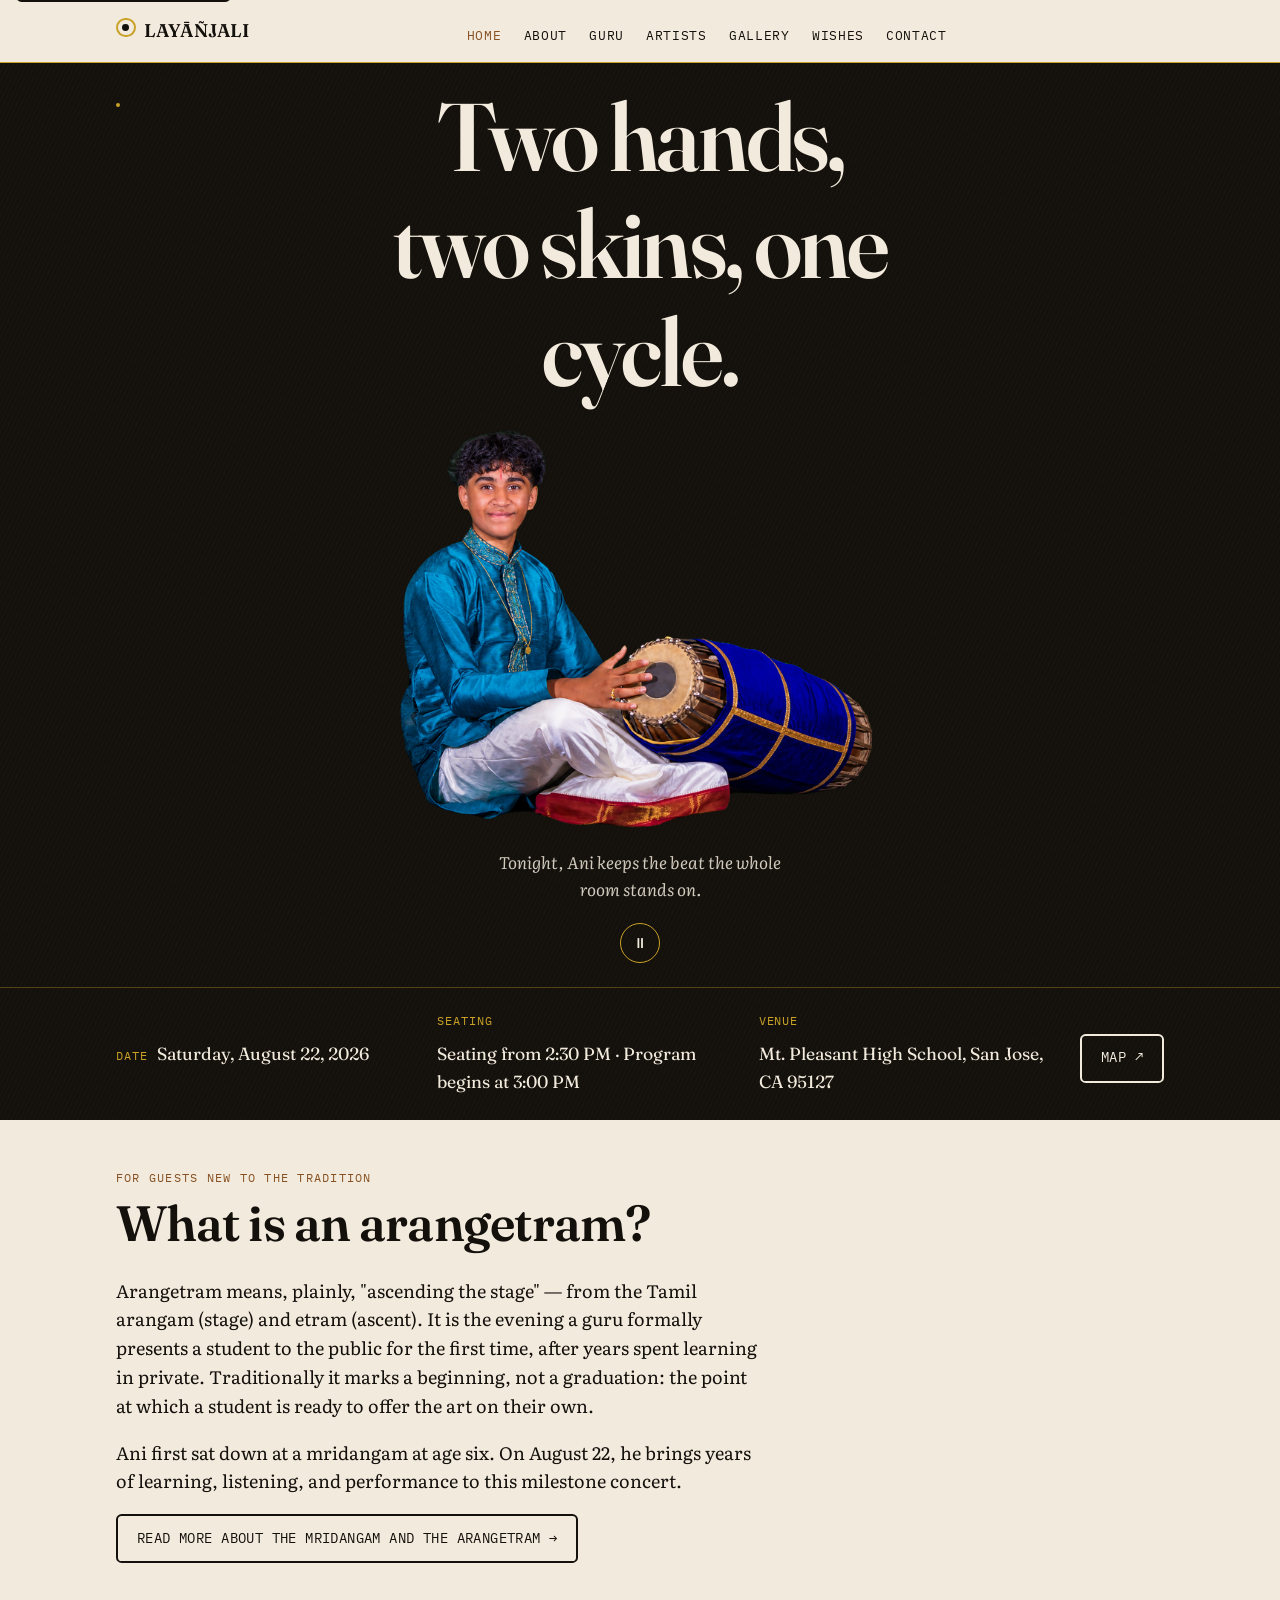
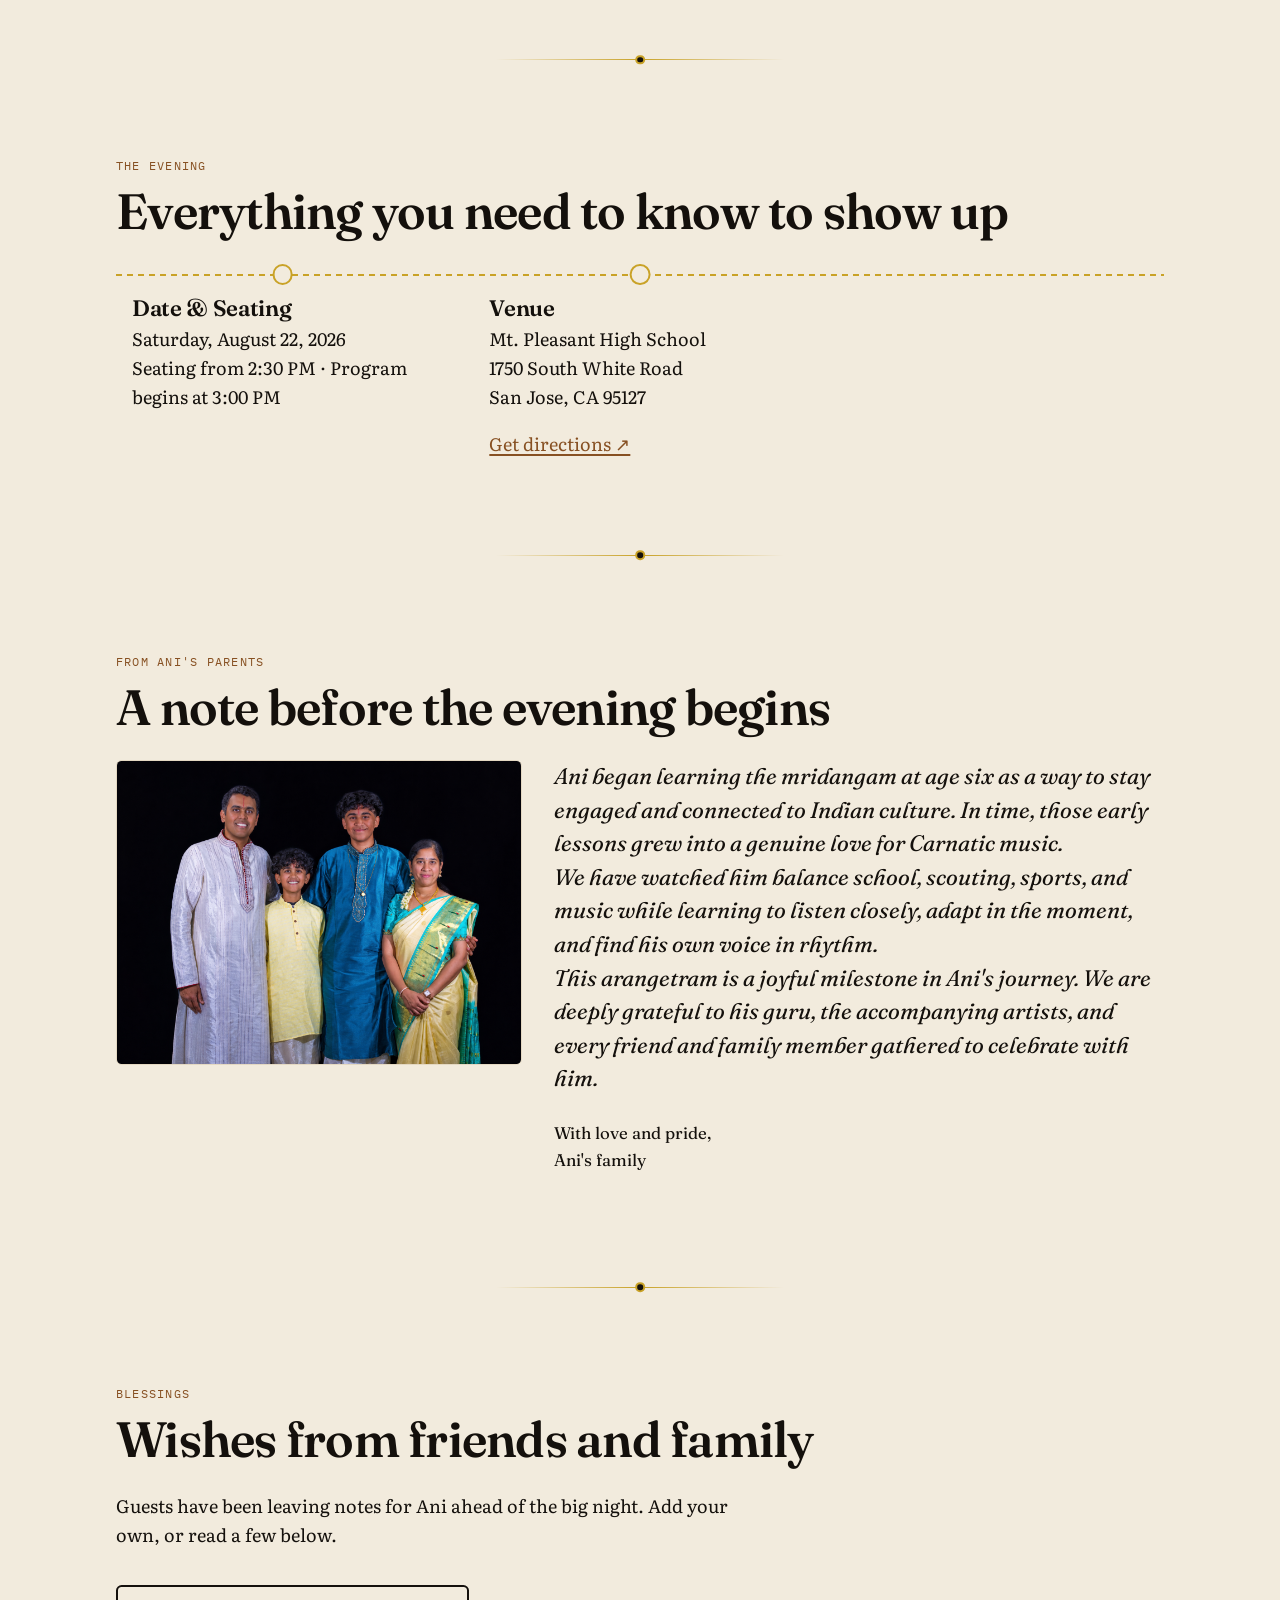
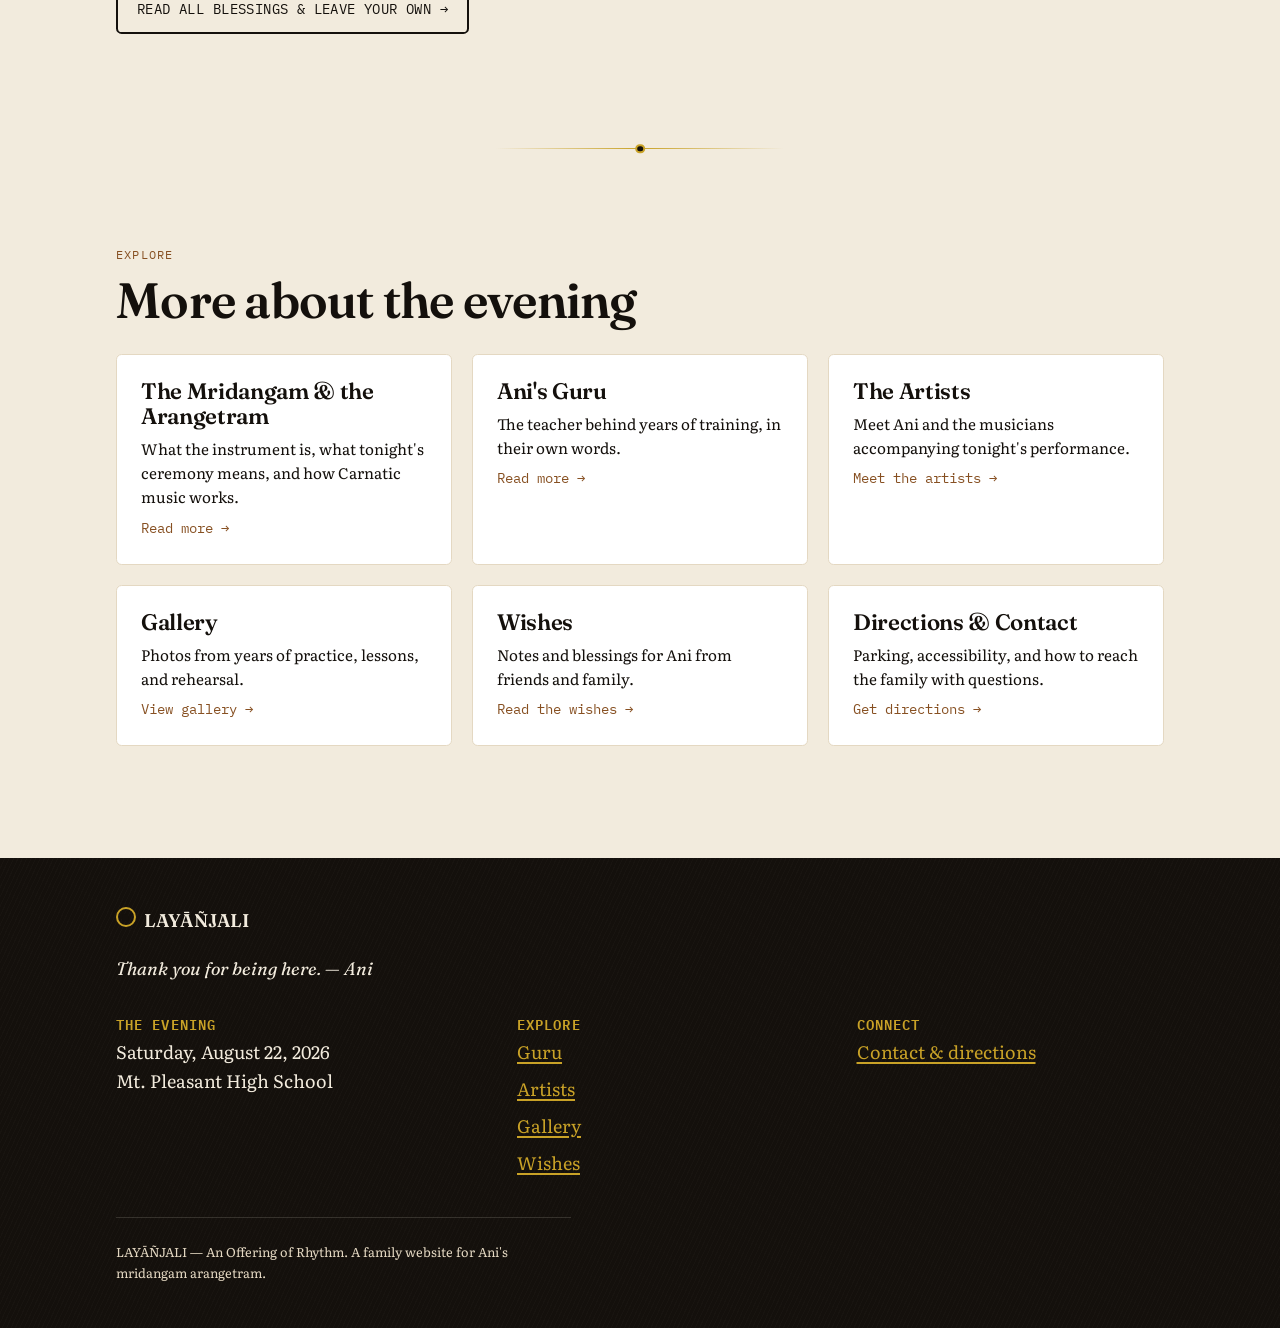
<file: index.html>
<!doctype html>
<html lang="en">
<head>
  <meta charset="UTF-8">
  <meta name="viewport" content="width=device-width, initial-scale=1">
  <title>Layāñjali — An Offering of Rhythm | Ani's Mridangam Arangetram</title>
  <meta name="description" content="Join us for Layāñjali, an evening of Carnatic percussion marking Ani's mridangam arangetram — the debut solo stage performance after years of training.">
  <meta property="og:title" content="Layāñjali — An Offering of Rhythm">
  <meta property="og:description" content="Ani's mridangam arangetram. Join us in person or by livestream.">
  <meta property="og:type" content="website">
  <link rel="icon" href="data:image/svg+xml,%3Csvg xmlns='http://www.w3.org/2000/svg' viewBox='0 0 32 32'%3E%3Ccircle cx='16' cy='16' r='14' fill='%23f3e9d8' stroke='%23b08d3e' stroke-width='2'/%3E%3Ccircle cx='16' cy='16' r='6' fill='%23241912'/%3E%3C/svg%3E">
  <link rel="preconnect" href="https://fonts.googleapis.com">
  <link rel="preconnect" href="https://fonts.gstatic.com" crossorigin>
  <link href="https://fonts.googleapis.com/css2?family=Fraunces:ital,wght@0,500;0,600;1,500&amp;family=Literata:ital,wght@0,400;0,600;1,400&amp;family=IBM+Plex+Mono:wght@400;500&amp;display=swap" rel="stylesheet">
  <link rel="stylesheet" href="css/style.css">
  <link rel="stylesheet" href="css/print.css" media="print">
</head>
<body data-page="home">
  <a class="skip-link" href="#main">Skip to main content</a>
  <header class="site-header" id="site-header"></header>

  <main id="main">
    <section class="hero">
      <div class="hero__texture" aria-hidden="true"></div>
      <div class="container">
        <div class="hero__stage">
          <span id="hero-tala-ring" class="hero__ring-halo"></span>
          <div class="hero__slides" id="hero-slides" aria-roledescription="carousel" aria-label="About tonight"></div>
        </div>
        <div class="hero__controls">
          <button class="hero__pause" id="hero-pause" aria-label="Pause slideshow" aria-pressed="false">⏸</button>
        </div>
      </div>
      <p class="visually-hidden" id="hero-live-region" aria-live="polite"></p>
      <div class="event-strip" id="event-strip"></div>
    </section>

    <section class="section container">
      <span class="eyebrow">For guests new to the tradition</span>
      <h2>What is an arangetram?</h2>
      <div id="arangetram-teaser"></div>
    </section>

    <div class="tala-divider" aria-hidden="true"><span class="tala-divider__arc"></span></div>

    <section class="section container">
      <span class="eyebrow">The Evening</span>
      <h2>Everything you need to know to show up</h2>
      <div class="evening-blocks" id="evening-blocks"></div>
    </section>

    <div class="tala-divider" aria-hidden="true"><span class="tala-divider__arc"></span></div>

    <section class="section container">
      <span class="eyebrow">From Ani's parents</span>
      <h2>A note before the evening begins</h2>
      <div class="welcome" id="parents-welcome"></div>
    </section>

    <div class="tala-divider" aria-hidden="true"><span class="tala-divider__arc"></span></div>

    <section class="section container">
      <span class="eyebrow">Blessings</span>
      <h2>Wishes from friends and family</h2>
      <p>Guests have been leaving notes for Ani ahead of the big night. Add your own, or read a few below.</p>
      <ul class="card-grid" id="blessings-preview" style="list-style:none;padding:0;"></ul>
      <p><a class="btn" href="blessings.html">Read all blessings &amp; leave your own →</a></p>
    </section>

    <div class="tala-divider" aria-hidden="true"><span class="tala-divider__arc"></span></div>

    <section class="section container">
      <span class="eyebrow">Explore</span>
      <h2>More about the evening</h2>
      <div class="card-grid">
        <a class="card" href="about.html">
          <h3>The Mridangam &amp; the Arangetram</h3>
          <p>What the instrument is, what tonight's ceremony means, and how Carnatic music works.</p>
          <span class="card__arrow">Read more →</span>
        </a>
        <a class="card" href="guru.html">
          <h3>Ani's Guru</h3>
          <p>The teacher behind years of training, in their own words.</p>
          <span class="card__arrow">Read more →</span>
        </a>
        <a class="card" href="artists.html">
          <h3>The Artists</h3>
          <p>Meet Ani and the musicians accompanying tonight's performance.</p>
          <span class="card__arrow">Meet the artists →</span>
        </a>
        <a class="card" href="gallery.html">
          <h3>Gallery</h3>
          <p>Photos from years of practice, lessons, and rehearsal.</p>
          <span class="card__arrow">View gallery →</span>
        </a>
        <a class="card" href="blessings.html">
          <h3>Wishes</h3>
          <p>Notes and blessings for Ani from friends and family.</p>
          <span class="card__arrow">Read the wishes →</span>
        </a>
        <a class="card" href="contact.html">
          <h3>Directions &amp; Contact</h3>
          <p>Parking, accessibility, and how to reach the family with questions.</p>
          <span class="card__arrow">Get directions →</span>
        </a>
      </div>
    </section>
  </main>

  <div class="wish-lightbox" id="wish-lightbox" role="dialog" aria-modal="true" aria-label="Wish reader">
    <button class="wish-lightbox__close" id="wish-lightbox-close"><span class="visually-hidden">Close</span><span aria-hidden="true">&times;</span></button>
    <button class="wish-lightbox__prev" id="wish-lightbox-prev"><span class="visually-hidden">Previous wish</span><span aria-hidden="true">&larr;</span></button>
    <button class="wish-lightbox__next" id="wish-lightbox-next"><span class="visually-hidden">Next wish</span><span aria-hidden="true">&rarr;</span></button>
    <div class="wish-lightbox__panel">
      <p id="wish-lightbox-text"></p>
      <cite id="wish-lightbox-cite"></cite>
    </div>
  </div>

  <footer class="site-footer" id="site-footer"></footer>

  <script src="js/content.js"></script>
  <script src="js/render.js"></script>
  <script src="js/main.js"></script>
  <script src="js/wishes.js"></script>
</body>
</html>
</file>
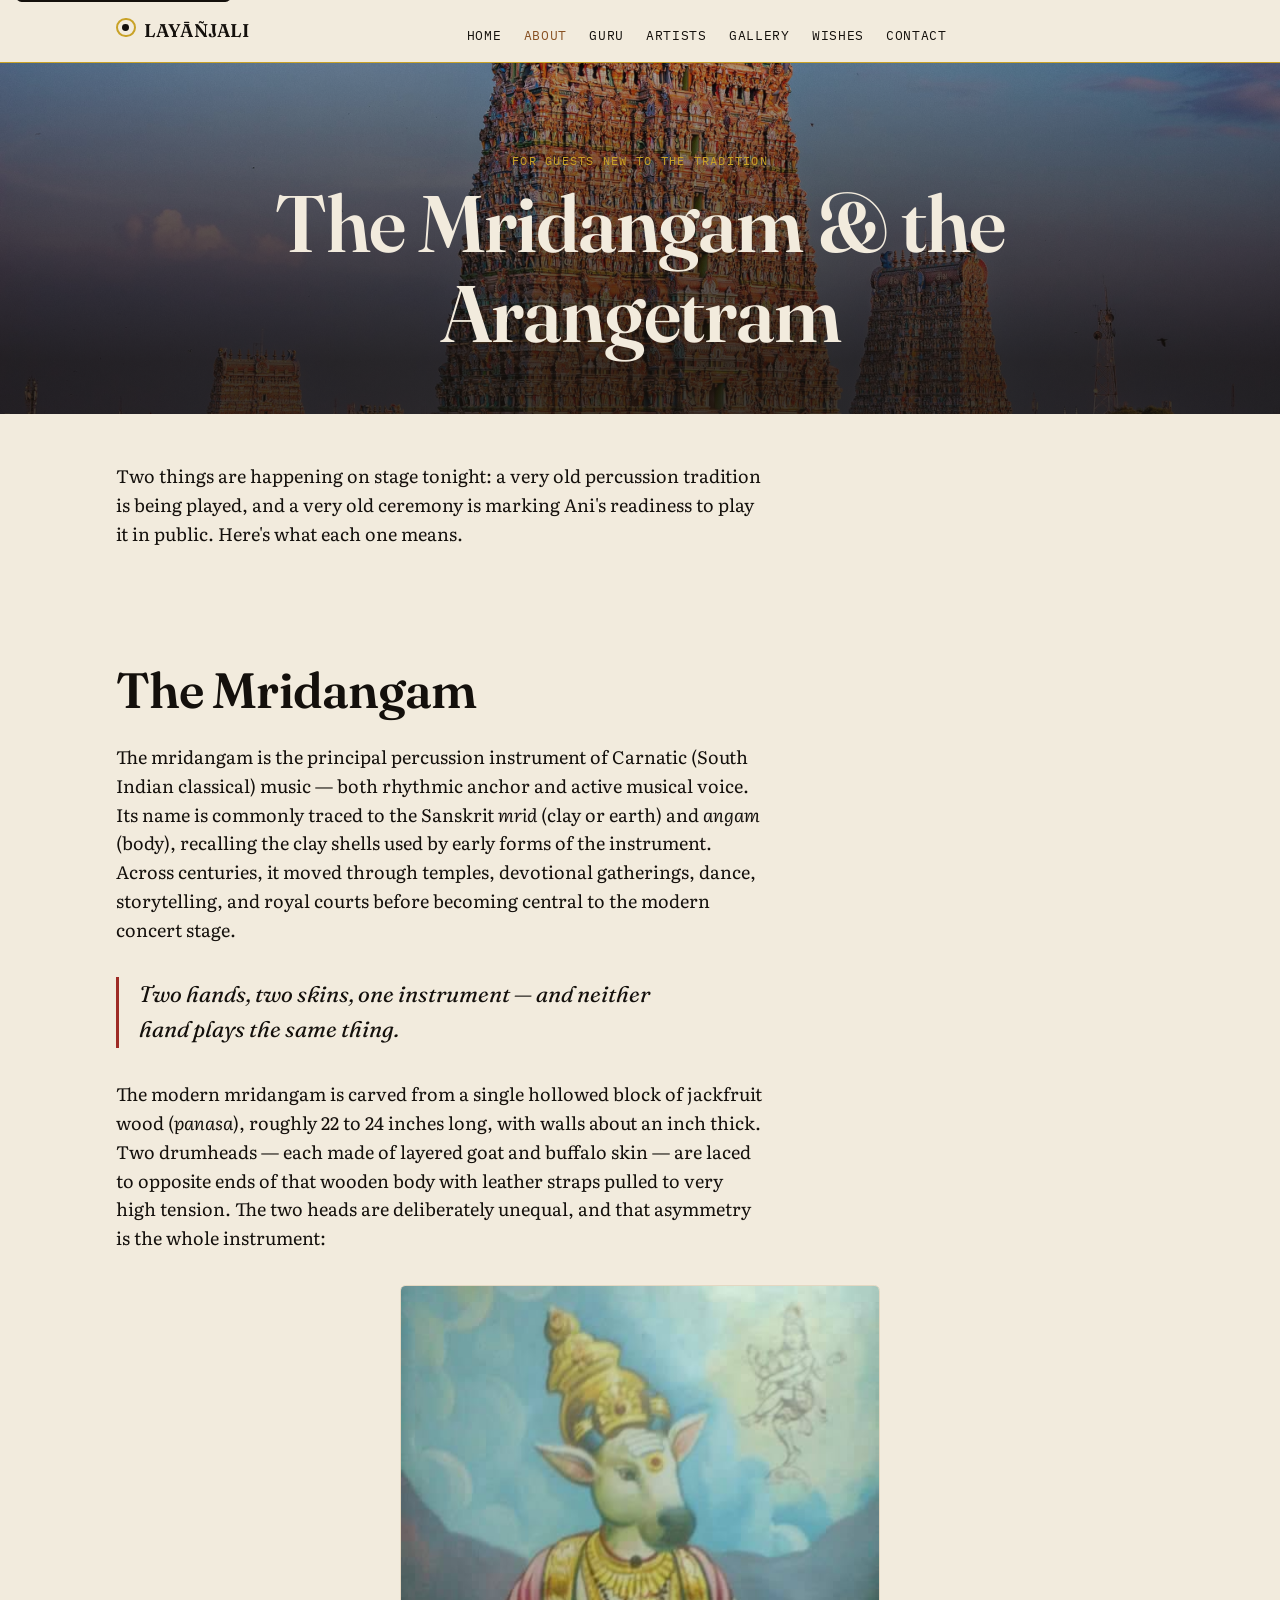
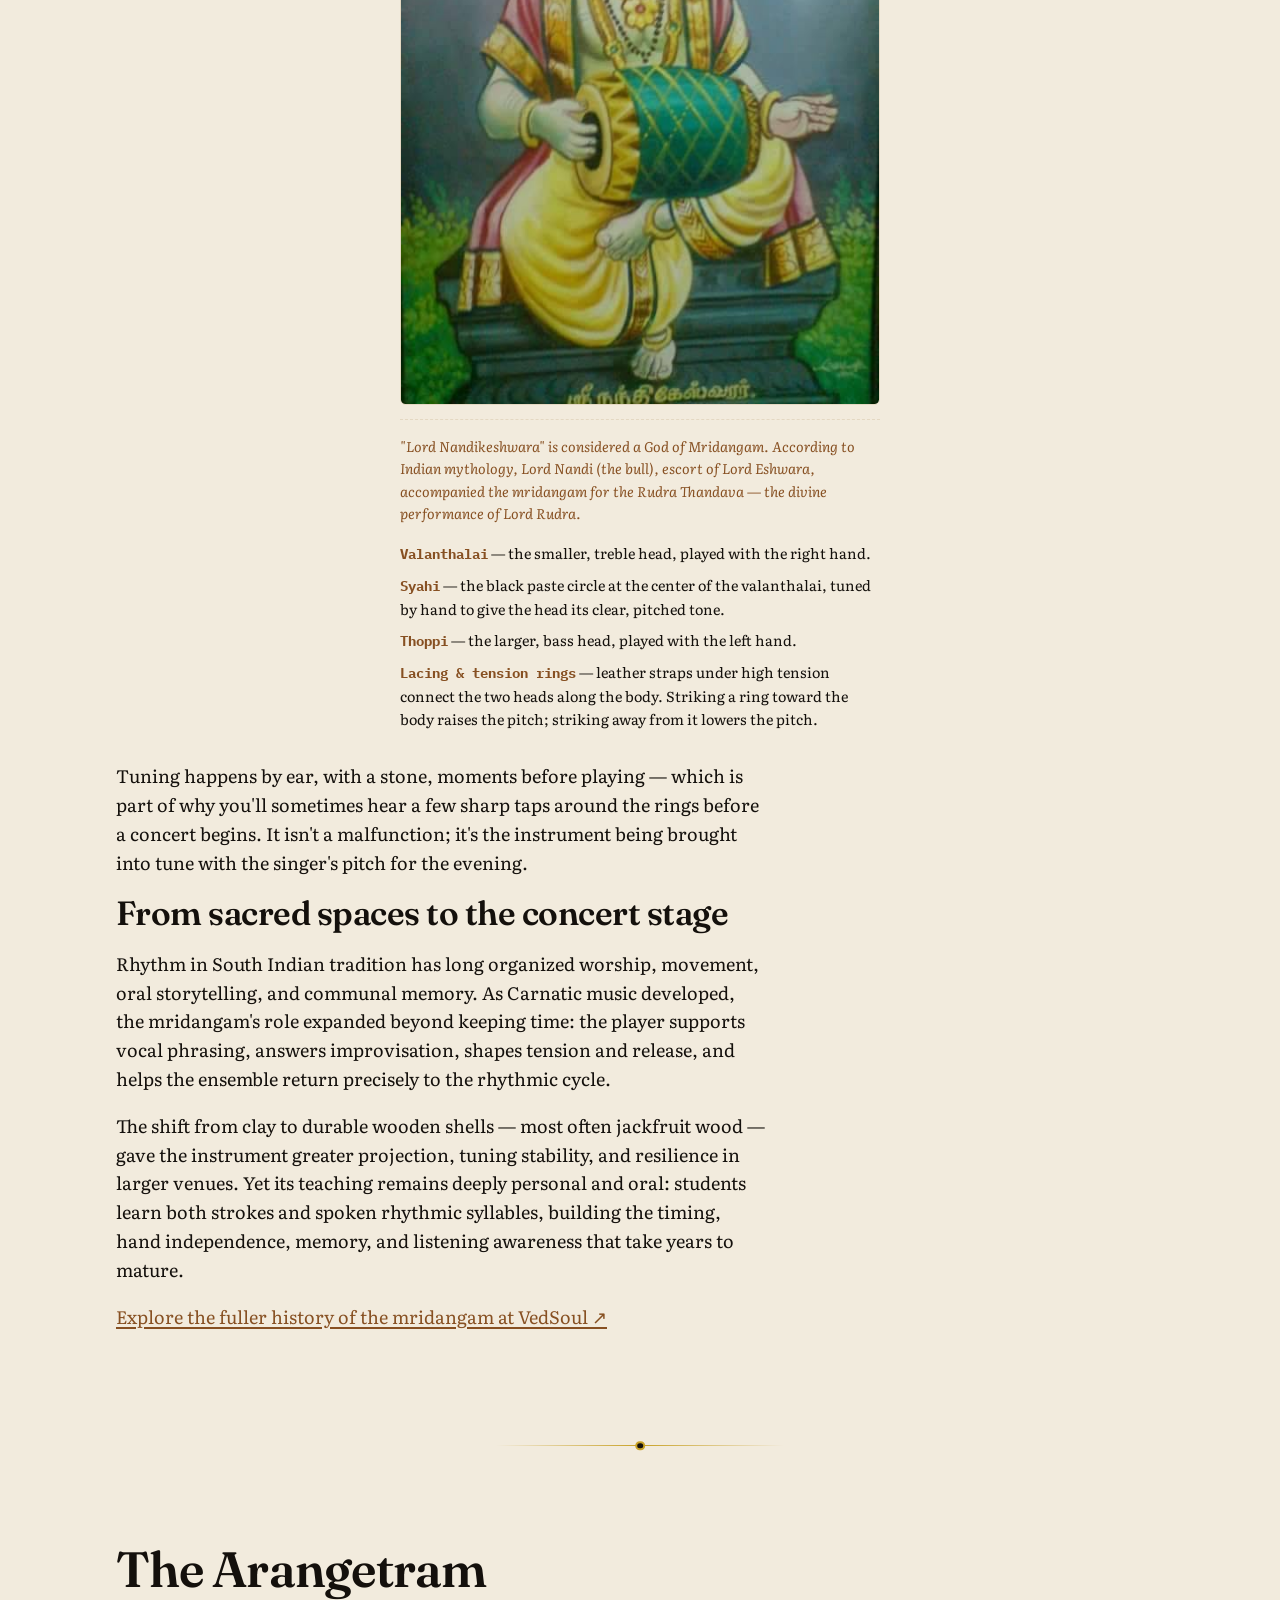
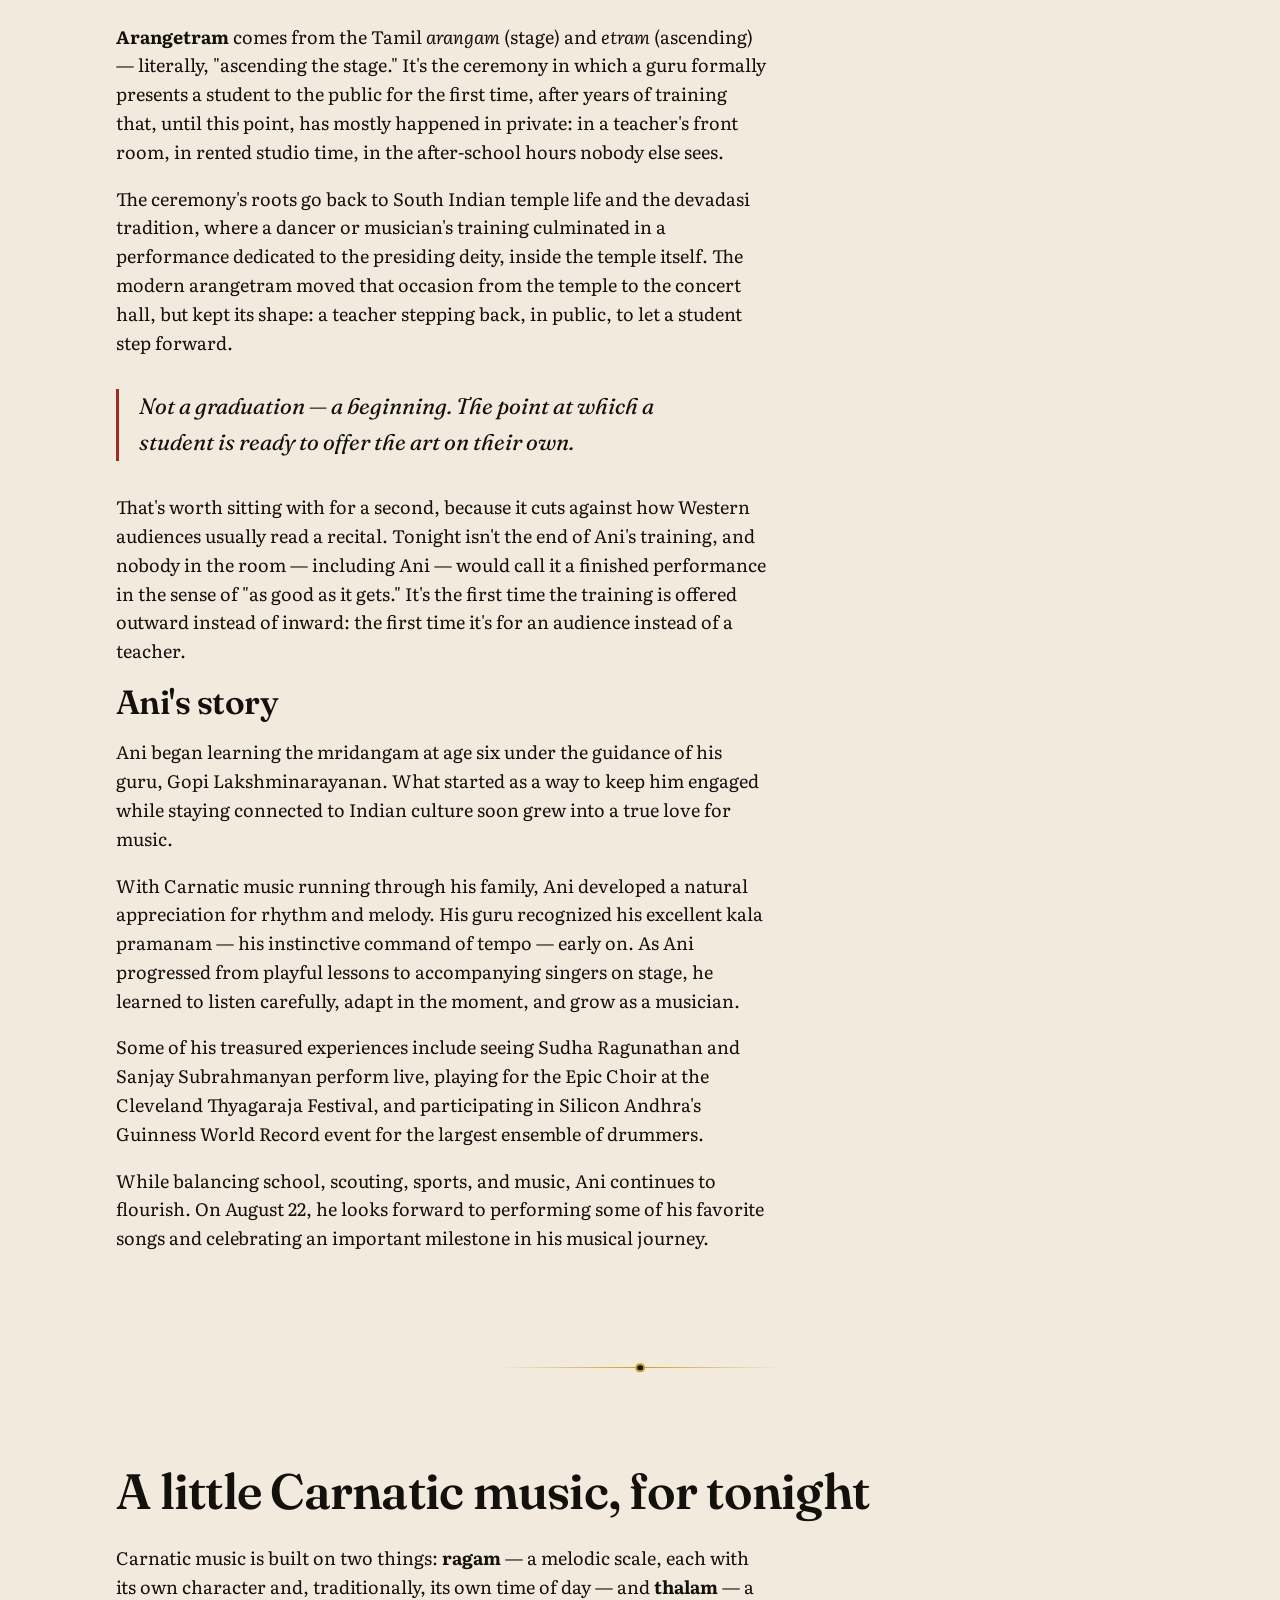
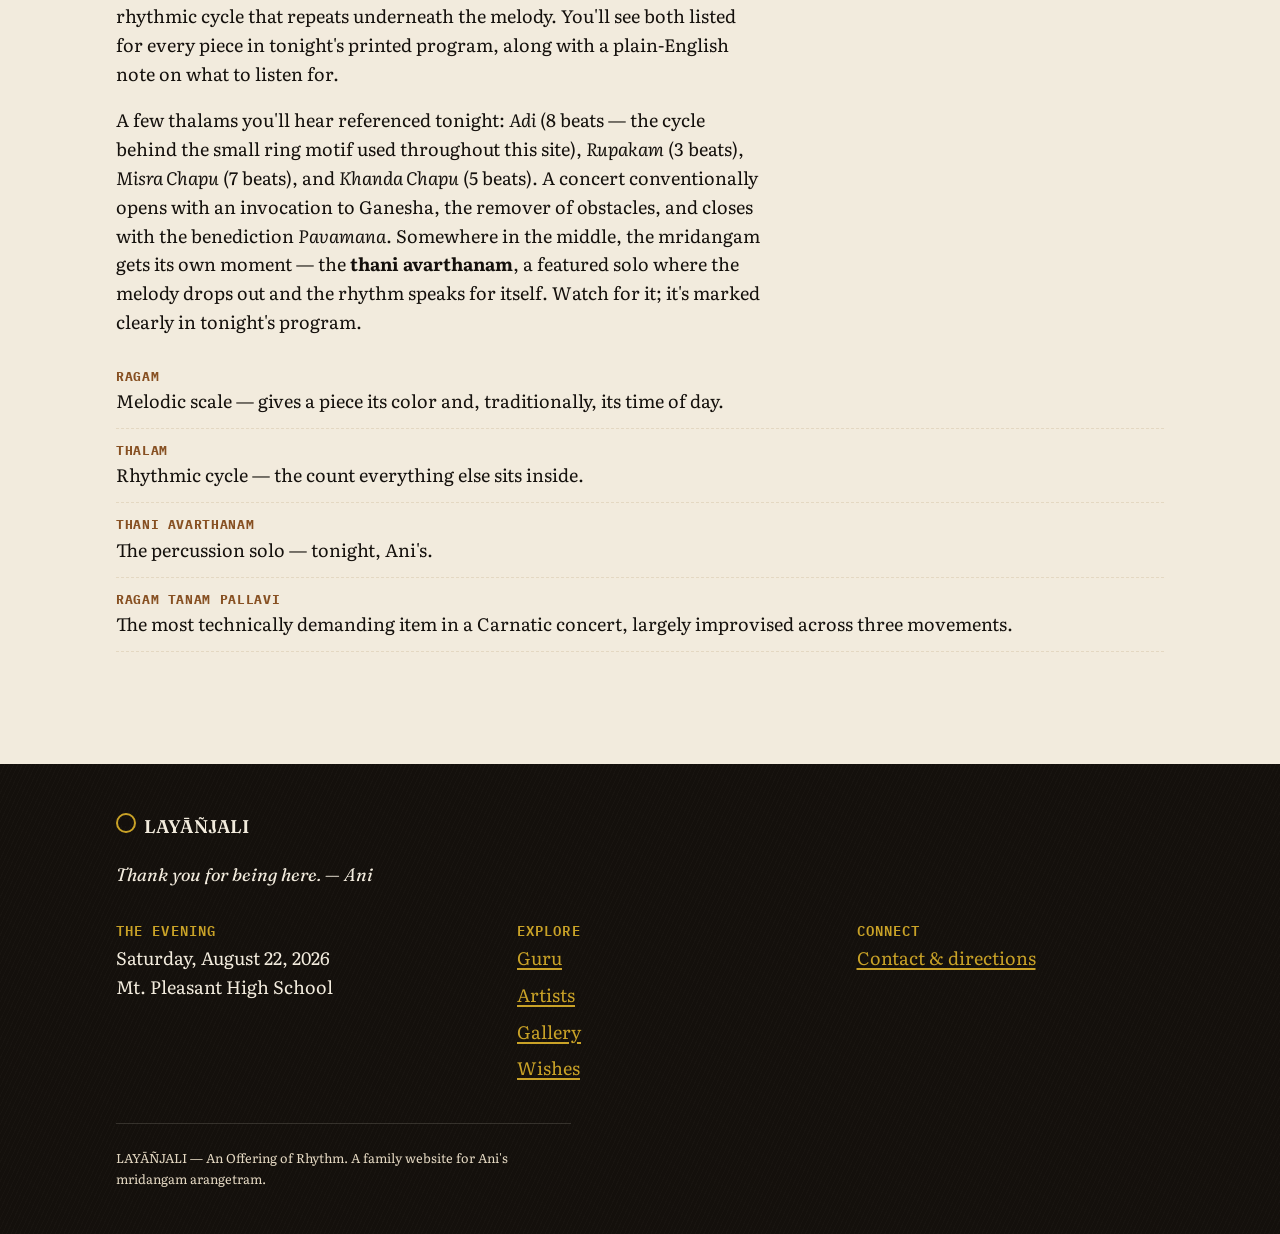
<file: about.html>
<!doctype html>
<html lang="en">
<head>
  <meta charset="UTF-8">
  <meta name="viewport" content="width=device-width, initial-scale=1">
  <title>The Mridangam &amp; The Arangetram | Layāñjali</title>
  <meta name="description" content="What the mridangam is, what an arangetram means, and how Carnatic music works — explained for guests new to the tradition.">
  <link rel="icon" href="data:image/svg+xml,%3Csvg xmlns='http://www.w3.org/2000/svg' viewBox='0 0 32 32'%3E%3Ccircle cx='16' cy='16' r='14' fill='%23f3e9d8' stroke='%23b08d3e' stroke-width='2'/%3E%3Ccircle cx='16' cy='16' r='6' fill='%23241912'/%3E%3C/svg%3E">
  <link rel="preconnect" href="https://fonts.googleapis.com">
  <link rel="preconnect" href="https://fonts.gstatic.com" crossorigin>
  <link href="https://fonts.googleapis.com/css2?family=Fraunces:ital,wght@0,500;0,600;1,500&amp;family=Literata:ital,wght@0,400;0,600;1,400&amp;family=IBM+Plex+Mono:wght@400;500&amp;display=swap" rel="stylesheet">
  <link rel="stylesheet" href="css/style.css">
  <link rel="stylesheet" href="css/print.css" media="print">
</head>
<body data-page="about">
  <a class="skip-link" href="#main">Skip to main content</a>
  <header class="site-header" id="site-header"></header>

  <main id="main">
    <header class="about-banner">
      <div class="container about-banner__content">
        <span class="eyebrow eyebrow--on-dark">For guests new to the tradition</span>
        <h1>The Mridangam &amp; the Arangetram</h1>
      </div>
    </header>

    <section class="section container">
      <p>Two things are happening on stage tonight: a very old percussion tradition is being played, and a very old ceremony is marking Ani's readiness to play it in public. Here's what each one means.</p>
    </section>

    <section class="section container">
      <h2>The Mridangam</h2>
      <p>The mridangam is the principal percussion instrument of Carnatic (South Indian classical) music — both rhythmic anchor and active musical voice. Its name is commonly traced to the Sanskrit <em>mrid</em> (clay or earth) and <em>angam</em> (body), recalling the clay shells used by early forms of the instrument. Across centuries, it moved through temples, devotional gatherings, dance, storytelling, and royal courts before becoming central to the modern concert stage.</p>

      <blockquote class="pullquote">Two hands, two skins, one instrument — and neither hand plays the same thing.</blockquote>

      <p>The modern mridangam is carved from a single hollowed block of jackfruit wood (<em>panasa</em>), roughly 22 to 24 inches long, with walls about an inch thick. Two drumheads — each made of layered goat and buffalo skin — are laced to opposite ends of that wooden body with leather straps pulled to very high tension. The two heads are deliberately unequal, and that asymmetry is the whole instrument:</p>

      <div class="diagram">
        <img src="images/nandi.jpg" alt="Nandi, the sacred bull associated with Shiva and the mridangam tradition" width="540" height="720" loading="lazy">
        <p class="diagram__caption">"Lord Nandikeshwara" is considered a God of Mridangam. According to Indian mythology, Lord Nandi (the bull), escort of Lord Eshwara, accompanied the mridangam for the <em>Rudra Thandava</em> — the divine performance of Lord Rudra.</p>
        <ul class="diagram__labels">
          <li><b>Valanthalai</b> — the smaller, treble head, played with the right hand.</li>
          <li><b>Syahi</b> — the black paste circle at the center of the valanthalai, tuned by hand to give the head its clear, pitched tone.</li>
          <li><b>Thoppi</b> — the larger, bass head, played with the left hand.</li>
          <li><b>Lacing &amp; tension rings</b> — leather straps under high tension connect the two heads along the body. Striking a ring toward the body raises the pitch; striking away from it lowers the pitch.</li>
        </ul>
      </div>

      <p>Tuning happens by ear, with a stone, moments before playing — which is part of why you'll sometimes hear a few sharp taps around the rings before a concert begins. It isn't a malfunction; it's the instrument being brought into tune with the singer's pitch for the evening.</p>

      <h3>From sacred spaces to the concert stage</h3>
      <p>Rhythm in South Indian tradition has long organized worship, movement, oral storytelling, and communal memory. As Carnatic music developed, the mridangam's role expanded beyond keeping time: the player supports vocal phrasing, answers improvisation, shapes tension and release, and helps the ensemble return precisely to the rhythmic cycle.</p>
      <p>The shift from clay to durable wooden shells — most often jackfruit wood — gave the instrument greater projection, tuning stability, and resilience in larger venues. Yet its teaching remains deeply personal and oral: students learn both strokes and spoken rhythmic syllables, building the timing, hand independence, memory, and listening awareness that take years to mature.</p>
      <p><a href="https://vedsoul.code.blog/2026/05/22/history-of-the-mridangam/" rel="noopener noreferrer">Explore the fuller history of the mridangam at VedSoul ↗</a></p>
    </section>

    <div class="tala-divider" aria-hidden="true"><span class="tala-divider__arc"></span></div>

    <section class="section container">
      <h2>The Arangetram</h2>
      <p><strong>Arangetram</strong> comes from the Tamil <em>arangam</em> (stage) and <em>etram</em> (ascending) — literally, "ascending the stage." It's the ceremony in which a guru formally presents a student to the public for the first time, after years of training that, until this point, has mostly happened in private: in a teacher's front room, in rented studio time, in the after-school hours nobody else sees.</p>
      <p>The ceremony's roots go back to South Indian temple life and the devadasi tradition, where a dancer or musician's training culminated in a performance dedicated to the presiding deity, inside the temple itself. The modern arangetram moved that occasion from the temple to the concert hall, but kept its shape: a teacher stepping back, in public, to let a student step forward.</p>

      <blockquote class="pullquote">Not a graduation — a beginning. The point at which a student is ready to offer the art on their own.</blockquote>

      <p>That's worth sitting with for a second, because it cuts against how Western audiences usually read a recital. Tonight isn't the end of Ani's training, and nobody in the room — including Ani — would call it a finished performance in the sense of "as good as it gets." It's the first time the training is offered outward instead of inward: the first time it's for an audience instead of a teacher.</p>

      <h3>Ani's story</h3>
      <div id="ani-story"></div>
    </section>

    <div class="tala-divider" aria-hidden="true"><span class="tala-divider__arc"></span></div>

    <section class="section container">
      <h2>A little Carnatic music, for tonight</h2>
      <p>Carnatic music is built on two things: <strong>ragam</strong> — a melodic scale, each with its own character and, traditionally, its own time of day — and <strong>thalam</strong> — a rhythmic cycle that repeats underneath the melody. You'll see both listed for every piece in tonight's printed program, along with a plain-English note on what to listen for.</p>
      <p>A few thalams you'll hear referenced tonight: <em>Adi</em> (8 beats — the cycle behind the small ring motif used throughout this site), <em>Rupakam</em> (3 beats), <em>Misra Chapu</em> (7 beats), and <em>Khanda Chapu</em> (5 beats). A concert conventionally opens with an invocation to Ganesha, the remover of obstacles, and closes with the benediction <em>Pavamana</em>. Somewhere in the middle, the mridangam gets its own moment — the <strong>thani avarthanam</strong>, a featured solo where the melody drops out and the rhythm speaks for itself. Watch for it; it's marked clearly in tonight's program.</p>

      <ul class="timeline">
        <li><b>Ragam</b> Melodic scale — gives a piece its color and, traditionally, its time of day.</li>
        <li><b>Thalam</b> Rhythmic cycle — the count everything else sits inside.</li>
        <li><b>Thani Avarthanam</b> The percussion solo — tonight, Ani's.</li>
        <li><b>Ragam Tanam Pallavi</b> The most technically demanding item in a Carnatic concert, largely improvised across three movements.</li>
      </ul>
    </section>
  </main>

  <footer class="site-footer" id="site-footer"></footer>

  <script src="js/content.js"></script>
  <script src="js/render.js"></script>
  <script src="js/main.js"></script>
</body>
</html>
</file>
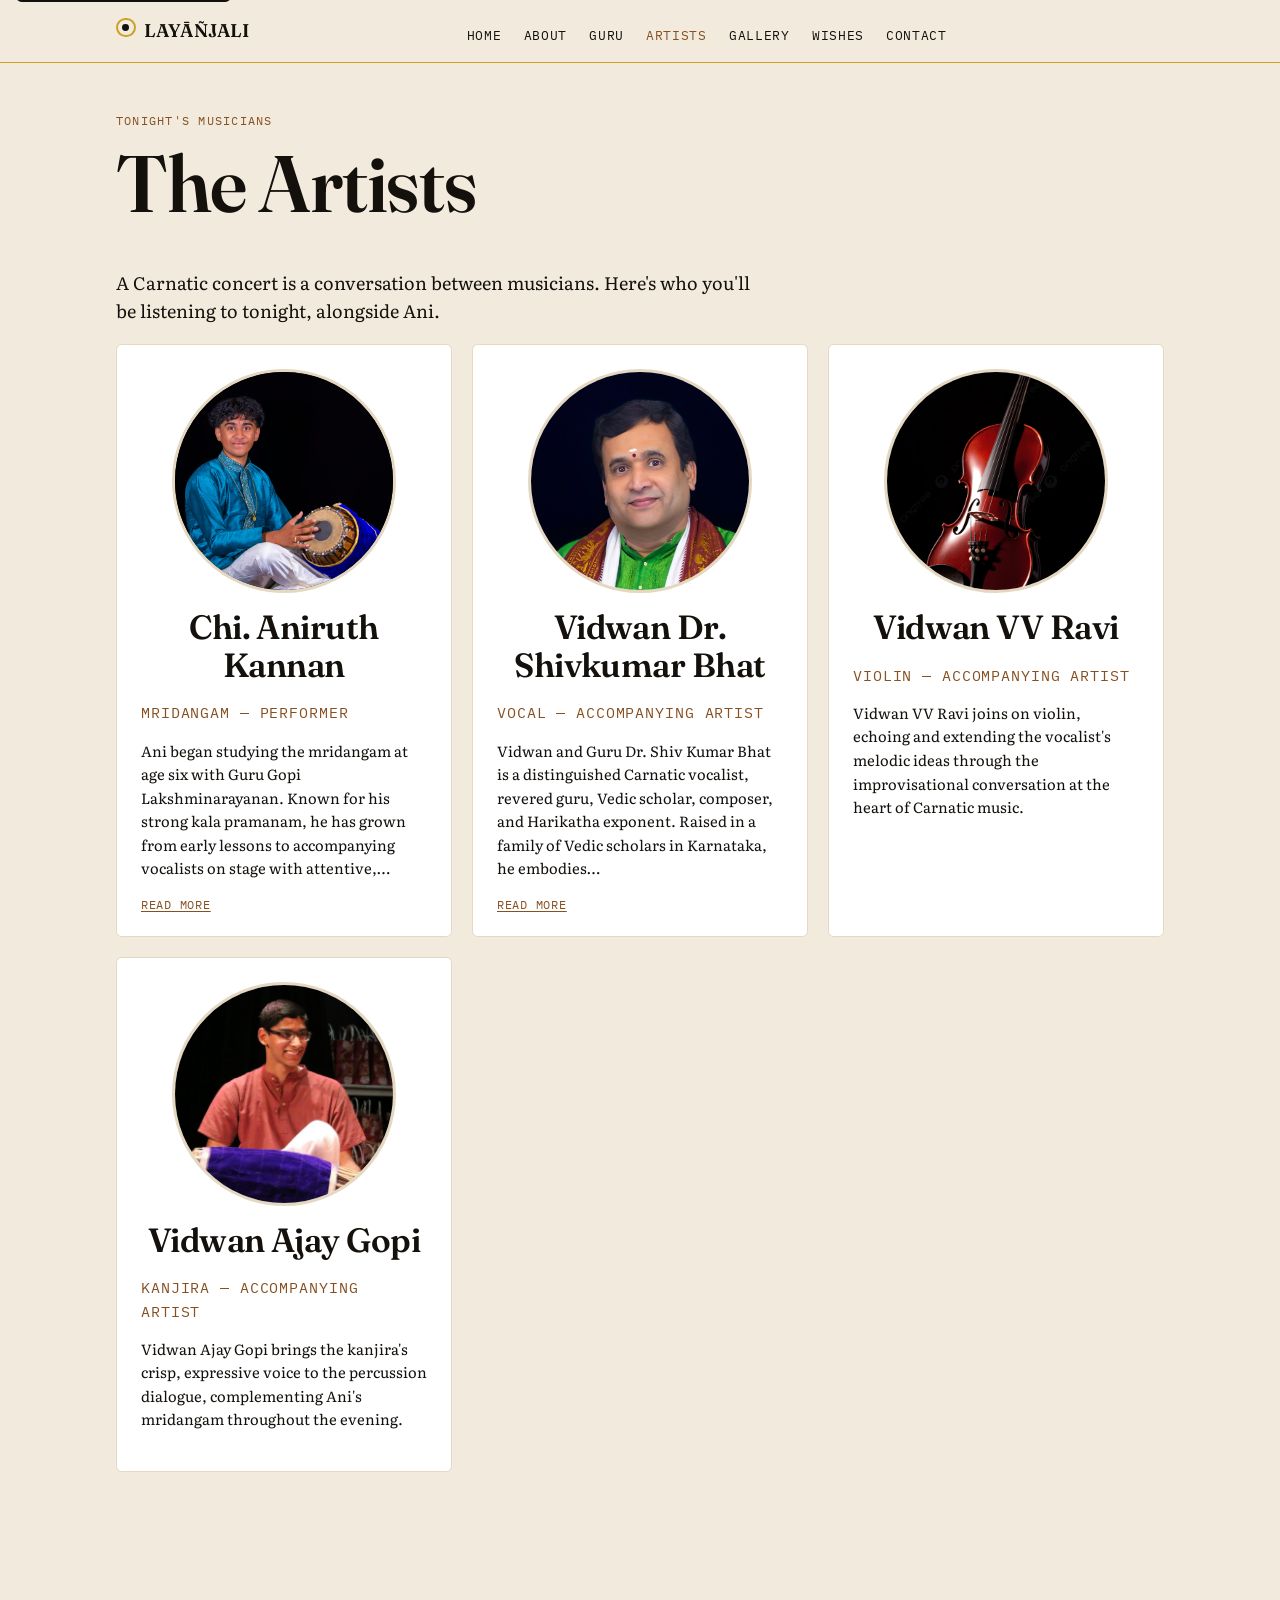
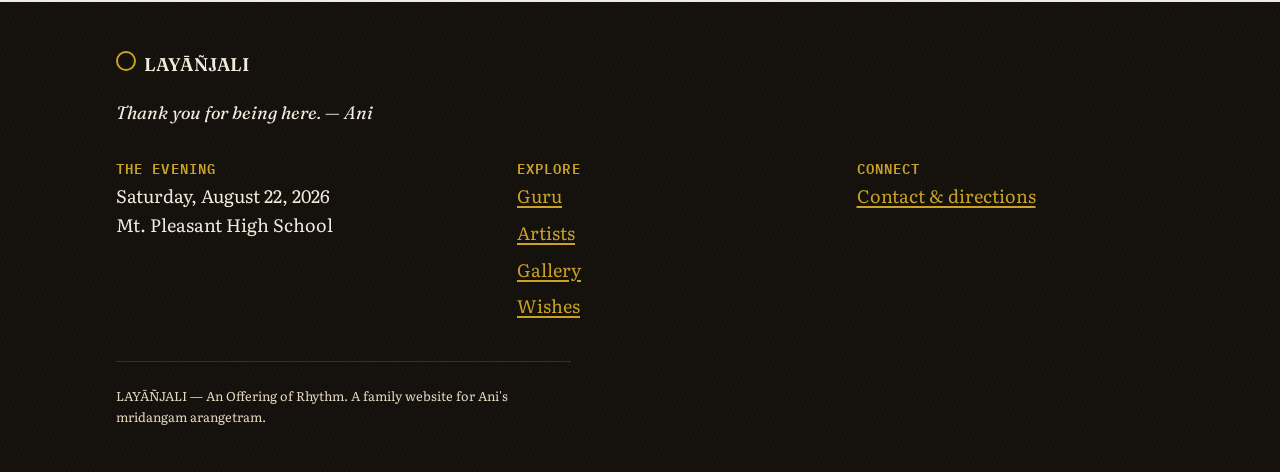
<file: artists.html>
<!doctype html>
<html lang="en">
<head>
  <meta charset="UTF-8">
  <meta name="viewport" content="width=device-width, initial-scale=1">
  <title>The Artists | Layāñjali</title>
  <meta name="description" content="Meet Ani and the musicians accompanying tonight's mridangam arangetram.">
  <link rel="icon" href="data:image/svg+xml,%3Csvg xmlns='http://www.w3.org/2000/svg' viewBox='0 0 32 32'%3E%3Ccircle cx='16' cy='16' r='14' fill='%23f3e9d8' stroke='%23b08d3e' stroke-width='2'/%3E%3Ccircle cx='16' cy='16' r='6' fill='%23241912'/%3E%3C/svg%3E">
  <link rel="preconnect" href="https://fonts.googleapis.com">
  <link rel="preconnect" href="https://fonts.gstatic.com" crossorigin>
  <link href="https://fonts.googleapis.com/css2?family=Fraunces:ital,wght@0,500;0,600;1,500&amp;family=Literata:ital,wght@0,400;0,600;1,400&amp;family=IBM+Plex+Mono:wght@400;500&amp;display=swap" rel="stylesheet">
  <link rel="stylesheet" href="css/style.css">
  <link rel="stylesheet" href="css/print.css" media="print">
</head>
<body data-page="artists">
  <a class="skip-link" href="#main">Skip to main content</a>
  <header class="site-header" id="site-header"></header>

  <main id="main">
    <section class="section container">
      <span class="eyebrow">Tonight's Musicians</span>
      <h1>The Artists</h1>
      <p>A Carnatic concert is a conversation between musicians. Here's who you'll be listening to tonight, alongside Ani.</p>
      <ul class="card-grid" id="artist-cards" style="list-style:none;padding:0;"></ul>
    </section>
  </main>

  <div class="wish-lightbox" id="person-lightbox" role="dialog" aria-modal="true" aria-label="Artist bio reader">
    <button class="wish-lightbox__close" id="person-lightbox-close"><span class="visually-hidden">Close</span><span aria-hidden="true">&times;</span></button>
    <button class="wish-lightbox__prev" id="person-lightbox-prev"><span class="visually-hidden">Previous artist</span><span aria-hidden="true">&larr;</span></button>
    <button class="wish-lightbox__next" id="person-lightbox-next"><span class="visually-hidden">Next artist</span><span aria-hidden="true">&rarr;</span></button>
    <div class="wish-lightbox__panel">
      <h3 id="person-lightbox-name"></h3>
      <div class="person-card__instrument" id="person-lightbox-instrument"></div>
      <div id="person-lightbox-bio"></div>
    </div>
  </div>

  <footer class="site-footer" id="site-footer"></footer>

  <script src="js/content.js"></script>
  <script src="js/render.js"></script>
  <script src="js/main.js"></script>
  <script src="js/artist-bio.js"></script>
</body>
</html>
</file>
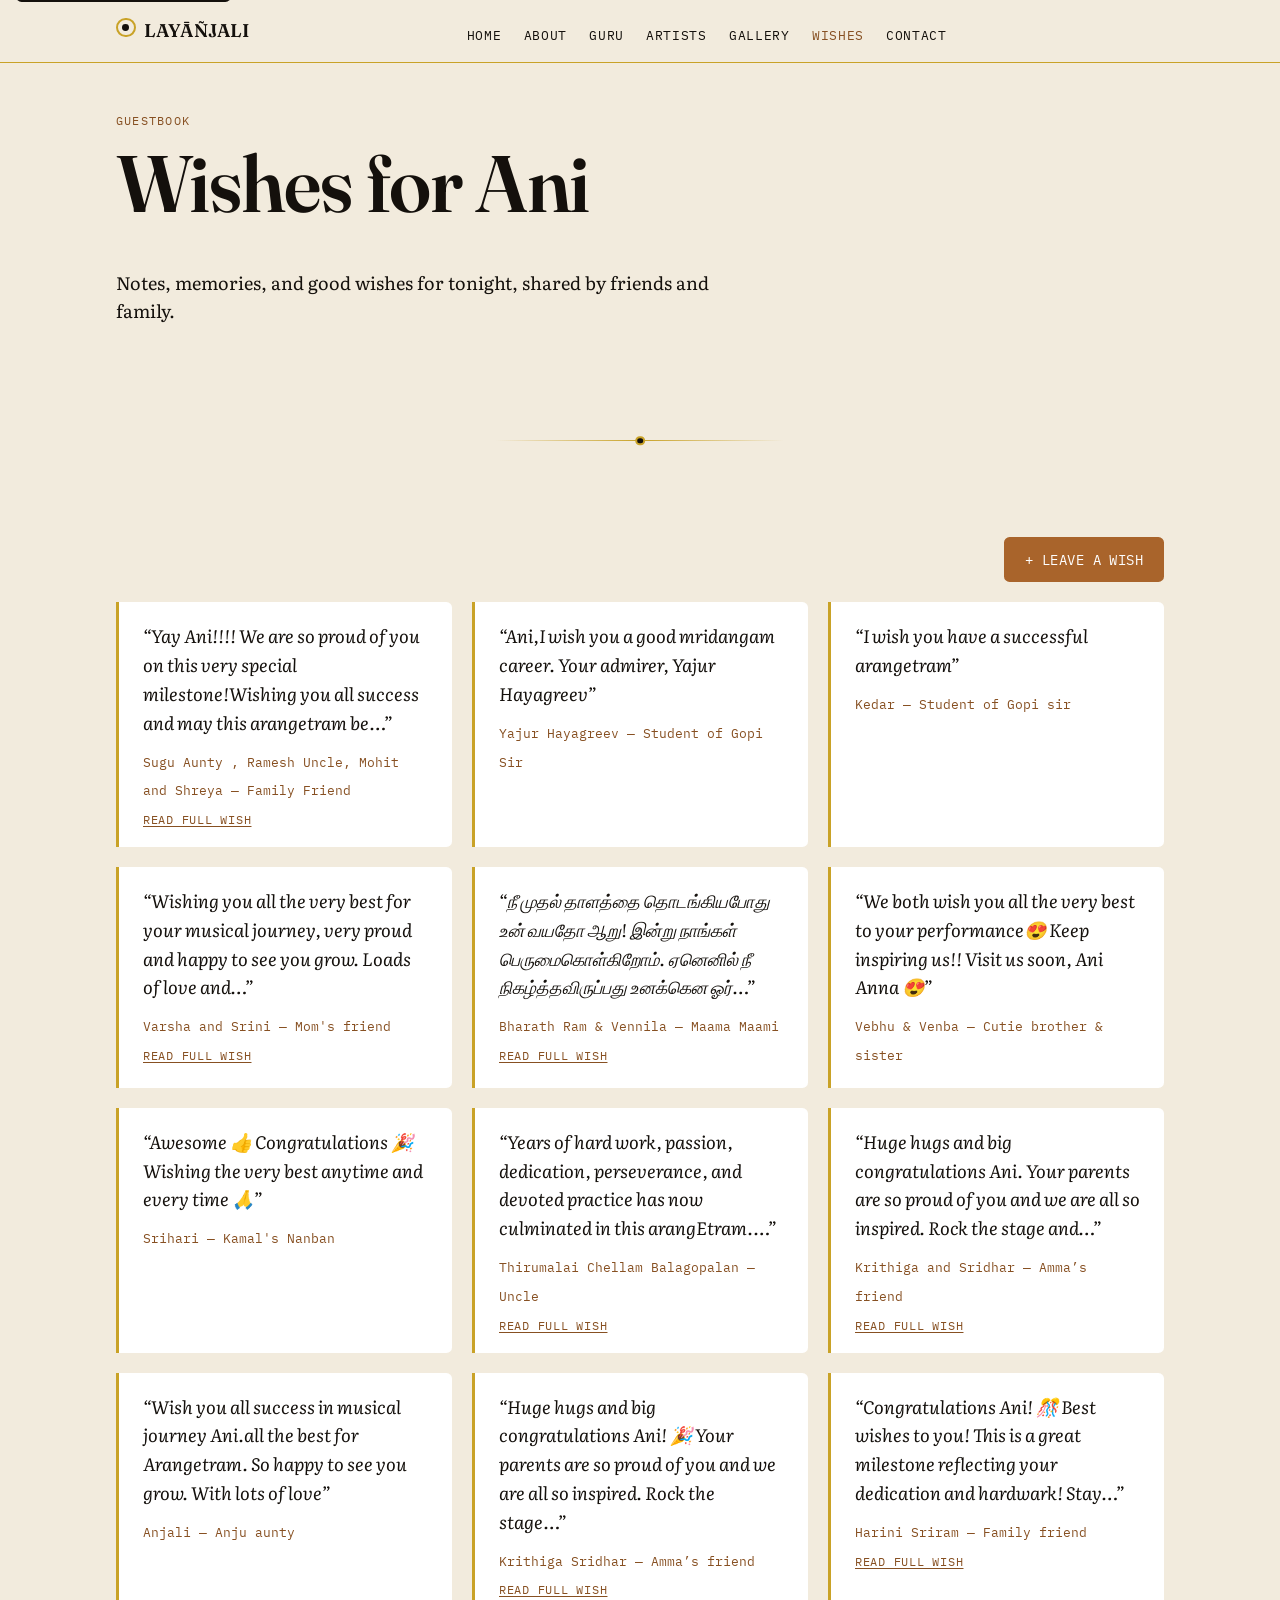
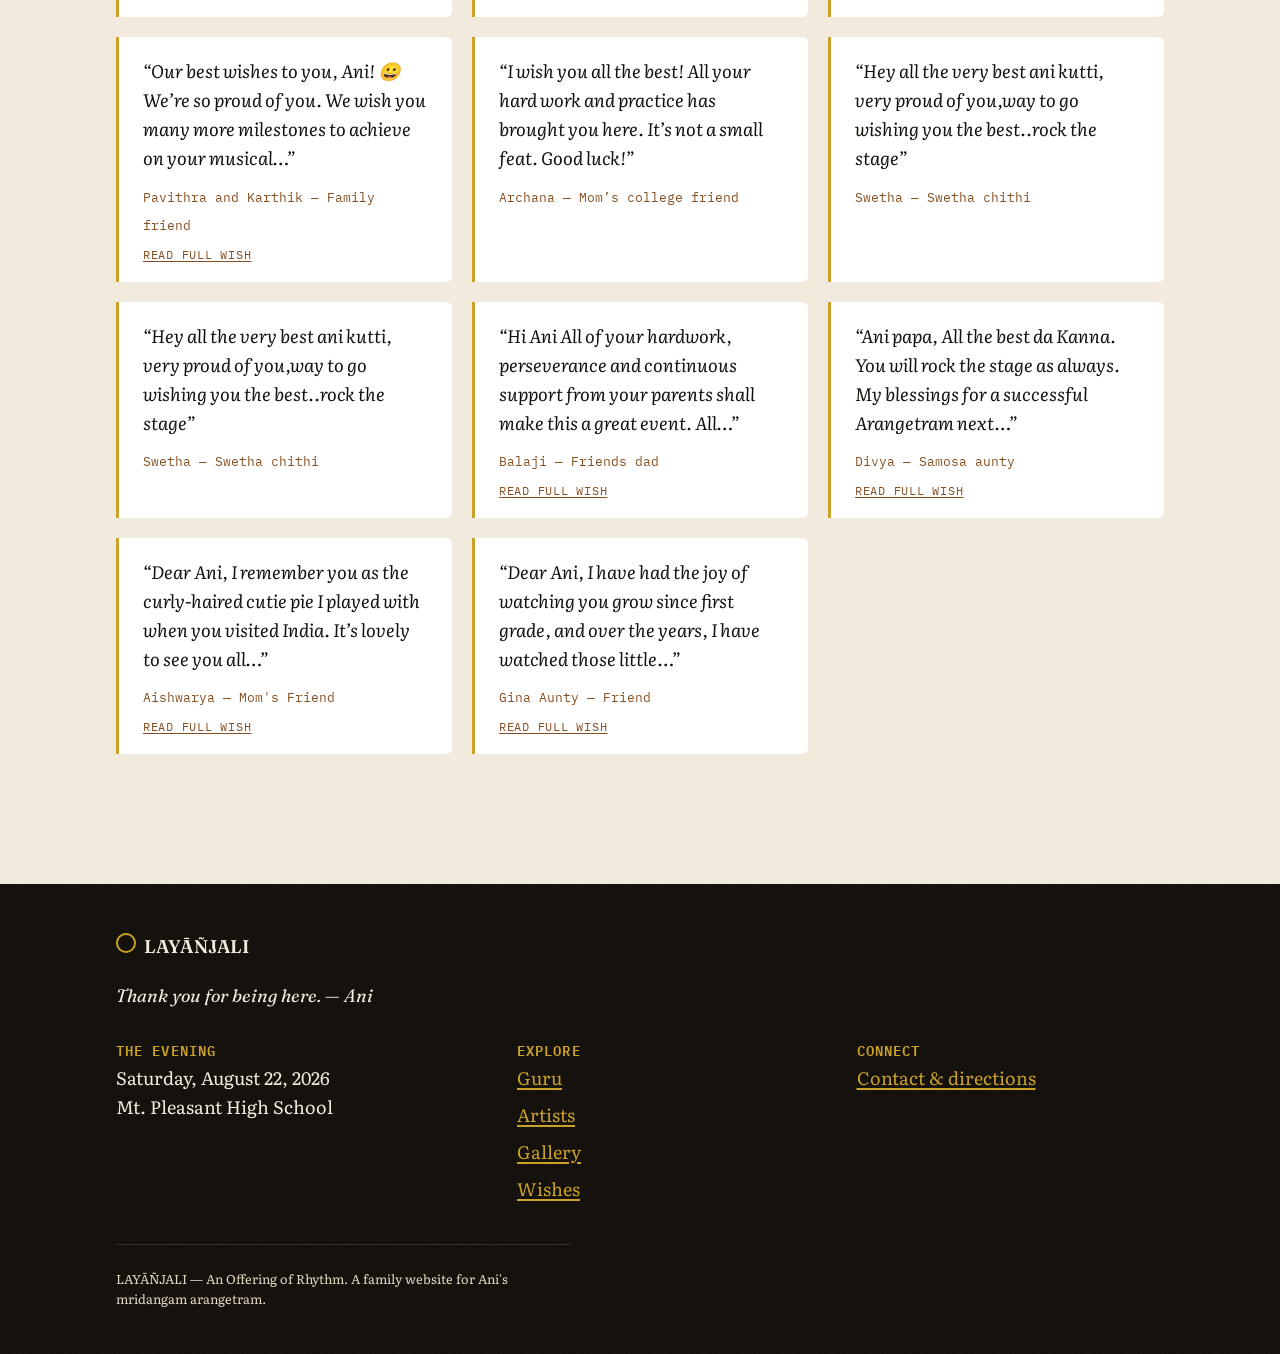
<file: blessings.html>
<!doctype html>
<html lang="en">
<head>
  <meta charset="UTF-8">
  <meta name="viewport" content="width=device-width, initial-scale=1">
  <title>Wishes | Layāñjali</title>
  <meta name="description" content="Wishes and blessings sent for Ani ahead of the arangetram, from friends and family.">
  <link rel="icon" href="data:image/svg+xml,%3Csvg xmlns='http://www.w3.org/2000/svg' viewBox='0 0 32 32'%3E%3Ccircle cx='16' cy='16' r='14' fill='%23f3e9d8' stroke='%23b08d3e' stroke-width='2'/%3E%3Ccircle cx='16' cy='16' r='6' fill='%23241912'/%3E%3C/svg%3E">
  <link rel="preconnect" href="https://fonts.googleapis.com">
  <link rel="preconnect" href="https://fonts.gstatic.com" crossorigin>
  <link href="https://fonts.googleapis.com/css2?family=Fraunces:ital,wght@0,500;0,600;1,500&amp;family=Literata:ital,wght@0,400;0,600;1,400&amp;family=IBM+Plex+Mono:wght@400;500&amp;display=swap" rel="stylesheet">
  <link rel="stylesheet" href="css/style.css">
  <link rel="stylesheet" href="css/print.css" media="print">
</head>
<body data-page="blessings">
  <a class="skip-link" href="#main">Skip to main content</a>
  <header class="site-header" id="site-header"></header>

  <main id="main">
    <section class="section container">
      <span class="eyebrow">Guestbook</span>
      <h1>Wishes for Ani</h1>
      <p>Notes, memories, and good wishes for tonight, shared by friends and family.</p>
    </section>

    <div class="tala-divider" aria-hidden="true"><span class="tala-divider__arc"></span></div>

    <section class="section container">
      <div class="blessings-toolbar">
        <button type="button" class="btn btn--solid" id="wish-add-open">+ Leave a wish</button>
      </div>
      <ul class="card-grid" id="blessings-full" style="list-style:none;padding:0;">
        <!-- WISHES:START -->
        <li class="blessing-card">
          <p>&ldquo;Yay Ani!!!!
We are so proud of you on this very special milestone!Wishing you all success and may  this arangetram be the beginning of a wonderful journey filled with many more achievements. Congratulations for all your dedication and hard work and Best Wishes for all you do.&rdquo;</p>
          <cite>Sugu Aunty  , Ramesh Uncle, Mohit and Shreya — Family Friend</cite>
        </li>
        <li class="blessing-card">
          <p>&ldquo;Ani,I wish you a good mridangam career.

Your admirer,
Yajur Hayagreev&rdquo;</p>
          <cite>Yajur Hayagreev — Student of Gopi Sir</cite>
        </li>
        <li class="blessing-card">
          <p>&ldquo;I wish you have a successful arangetram&rdquo;</p>
          <cite>Kedar — Student of Gopi sir</cite>
        </li>
        <li class="blessing-card">
          <p>&ldquo;Wishing you all the very best for your musical journey, very proud and happy to see you grow. Loads of love and hugs,
Varsha and Srini&rdquo;</p>
          <cite>Varsha and Srini — Mom&#39;s friend</cite>
        </li>
        <li class="blessing-card">
          <p>&ldquo;நீ முதல் தாளத்தை தொடங்கியபோது உன் வயதோ ஆறு!

இன்று நாங்கள் பெருமைகொள்கிறோம். ஏனெனில் நீ நிகழ்த்தவிருப்பது உனக்கென ஓர் வரலாறு!! 

We love you, our rockstar🥰 
May god be with you always ❤️&rdquo;</p>
          <cite>Bharath Ram &amp; Vennila — Maama Maami</cite>
        </li>
        <li class="blessing-card">
          <p>&ldquo;We both wish you all the very best to your performance😍 Keep inspiring us!! Visit us soon, Ani Anna 😍&rdquo;</p>
          <cite>Vebhu &amp; Venba — Cutie brother &amp; sister</cite>
        </li>
        <li class="blessing-card">
          <p>&ldquo;Awesome 👍 
Congratulations 🎉 
Wishing the very best anytime and every time 🙏&rdquo;</p>
          <cite>Srihari — Kamal&#39;s Nanban</cite>
        </li>
        <li class="blessing-card">
          <p>&ldquo;Years of hard work, passion, dedication, perseverance, and devoted practice has now culminated in this arangEtram. Wishing you the very best and blessings on more laurels in all the  endeavors you undertake, Ani. Looking forward to Muhil’s. Best wishes to Kanna and Shal.
- Periamma and Periappa&rdquo;</p>
          <cite>Thirumalai Chellam Balagopalan — Uncle</cite>
        </li>
        <li class="blessing-card">
          <p>&ldquo;Huge hugs and big congratulations Ani. Your parents are so proud of you and we are all so inspired. Rock the stage and we just can’t wait for the big day!!!&rdquo;</p>
          <cite>Krithiga and Sridhar — Amma’s friend</cite>
        </li>
        <li class="blessing-card">
          <p>&ldquo;Wish you all success in musical journey Ani.all the best for Arangetram.  So happy to see you grow. With lots of love&rdquo;</p>
          <cite>Anjali — Anju aunty</cite>
        </li>
        <li class="blessing-card">
          <p>&ldquo;Huge hugs and big congratulations Ani! 🎉 Your parents are so proud of you and we are all so inspired. Rock the stage and we just can’t wait for the big day!!! 😊&rdquo;</p>
          <cite>Krithiga Sridhar — Amma’s friend</cite>
        </li>
        <li class="blessing-card">
          <p>&ldquo;Congratulations Ani! 🎊  Best wishes to you! This is a great milestone reflecting your dedication and hardwark! Stay blessed and keep rocking!!!&rdquo;</p>
          <cite>Harini Sriram — Family friend</cite>
        </li>
        <li class="blessing-card">
          <p>&ldquo;Our best wishes to you, Ani! 😀 We’re so proud of you. We wish you many more milestones to achieve on your musical journey. Hope to see you perform live someday! 😀&rdquo;</p>
          <cite>Pavithra and Karthik — Family friend</cite>
        </li>
        <li class="blessing-card">
          <p>&ldquo;I wish you all the best! All your hard work and practice has brought you here. It’s not a small feat. Good luck!&rdquo;</p>
          <cite>Archana — Mom’s college friend</cite>
        </li>
        <li class="blessing-card">
          <p>&ldquo;Hey all the very best ani kutti, very proud of you,way to go wishing you the best..rock the stage&rdquo;</p>
          <cite>Swetha — Swetha chithi</cite>
        </li>
        <li class="blessing-card">
          <p>&ldquo;Hey all the very best ani kutti, very proud of you,way to go wishing you the best..rock the stage&rdquo;</p>
          <cite>Swetha — Swetha chithi</cite>
        </li>
        <li class="blessing-card">
          <p>&ldquo;Hi Ani

All of your hardwork, perseverance and continuous support from your parents shall make this a great event. All the best and keep going…&rdquo;</p>
          <cite>Balaji — Friends dad</cite>
        </li>
        <li class="blessing-card">
          <p>&ldquo;Ani papa,

All the best da Kanna. You will rock the stage as always. My blessings for a successful Arangetram next week. Can&#39;t wait to see the stream online, to also inspire your thambis to dare to dream and persevere just like you. Hats off to your efforts and ur mom&#39;s in arranging this to the tiniest detail. You are so loved and are precious to all of us.

Best Regards
Divya (Sarosa)&rdquo;</p>
          <cite>Divya — Samosa aunty</cite>
        </li>
        <li class="blessing-card">
          <p>&ldquo;Dear Ani,
I remember you as the curly-haired cutie pie I played with when you visited India. It’s lovely to see you all grown up and embarking on this beautiful musical journey!
Wishing you great success and happiness in everything you do. May you reach great heights and continue to make everyone around you proud. Sending you lots of love and good luck for your Mridangam Arangetram and all that lies ahead!
With lots of love, 
Ice aunty&rdquo;</p>
          <cite>Aishwarya — Mom&#39;s Friend</cite>
        </li>
        <li class="blessing-card">
          <p>&ldquo;Dear Ani,

I have had the joy of watching you grow since first grade, and over the years, I have watched those little fingers turn into what I can only describe as a beautiful, perfectly coordinated dance on the mridangam.

I may have zero musical knowledge, but I have always been amazed by your magic. What I admire even more is that you are never shy about playing whenever we ask, even when you are tired. Your passion, patience, and dedication have always been wonderful to watch.

As you celebrate this very special milestone, I wish you continued success and many more years of making music and sharing your talent with others. May you always play with the same joy and enthusiasm I have seen in you since you were little.

You will always have my love, blessings, and very best wishes for a bright and successful future.

With lots of love and blessings,
Gina Aunty (Big Giiiii)&rdquo;</p>
          <cite>Gina Aunty — Friend</cite>
        </li>
        <!-- WISHES:END -->
      </ul>
    </section>
  </main>

  <div class="wish-lightbox" id="wish-lightbox" role="dialog" aria-modal="true" aria-label="Wish reader">
    <button class="wish-lightbox__close" id="wish-lightbox-close"><span class="visually-hidden">Close</span><span aria-hidden="true">&times;</span></button>
    <button class="wish-lightbox__prev" id="wish-lightbox-prev"><span class="visually-hidden">Previous wish</span><span aria-hidden="true">&larr;</span></button>
    <button class="wish-lightbox__next" id="wish-lightbox-next"><span class="visually-hidden">Next wish</span><span aria-hidden="true">&rarr;</span></button>
    <div class="wish-lightbox__panel">
      <p id="wish-lightbox-text"></p>
      <cite id="wish-lightbox-cite"></cite>
    </div>
  </div>

  <div class="wish-submit" id="wish-submit" role="dialog" aria-modal="true" aria-labelledby="wish-submit-heading" hidden>
    <div class="wish-submit__panel">
      <button type="button" class="wish-submit__close" id="wish-submit-close"><span class="visually-hidden">Close</span><span aria-hidden="true">&times;</span></button>
      <h2 id="wish-submit-heading">Leave a wish for Ani</h2>
      <p>Wishes are reviewed by the family before they appear on the site.</p>
      <form id="wish-submit-form" novalidate>
        <div class="form-field">
          <label for="wish-name">Your name</label>
          <input type="text" id="wish-name" name="name" maxlength="60" required autocomplete="name">
        </div>
        <div class="form-field">
          <label for="wish-relationship">Relationship to Ani</label>
          <input type="text" id="wish-relationship" name="relationship" maxlength="60" required placeholder="e.g. Uncle, Fellow student of the guru">
        </div>
        <div class="form-field">
          <label for="wish-message">Your wish</label>
          <textarea id="wish-message" name="message" maxlength="2000" rows="5" required></textarea>
          <p class="form-note"><span id="wish-message-count">2000</span> characters left</p>
        </div>
        <div class="wish-honeypot" aria-hidden="true">
          <label for="wish-website">Leave this field blank</label>
          <input type="text" id="wish-website" name="website" tabindex="-1" autocomplete="off">
        </div>
        <p class="form-note" id="wish-submit-status" role="status" aria-live="polite"></p>
        <div class="wish-submit__actions">
          <button type="submit" class="btn btn--solid" id="wish-submit-button">Send wish</button>
        </div>
      </form>
    </div>
  </div>

  <footer class="site-footer" id="site-footer"></footer>

  <script src="js/content.js"></script>
  <script src="js/render.js"></script>
  <script src="js/main.js"></script>
  <script src="js/wishes.js"></script>
  <script src="js/wish-submit.js"></script>
</body>
</html>
</file>
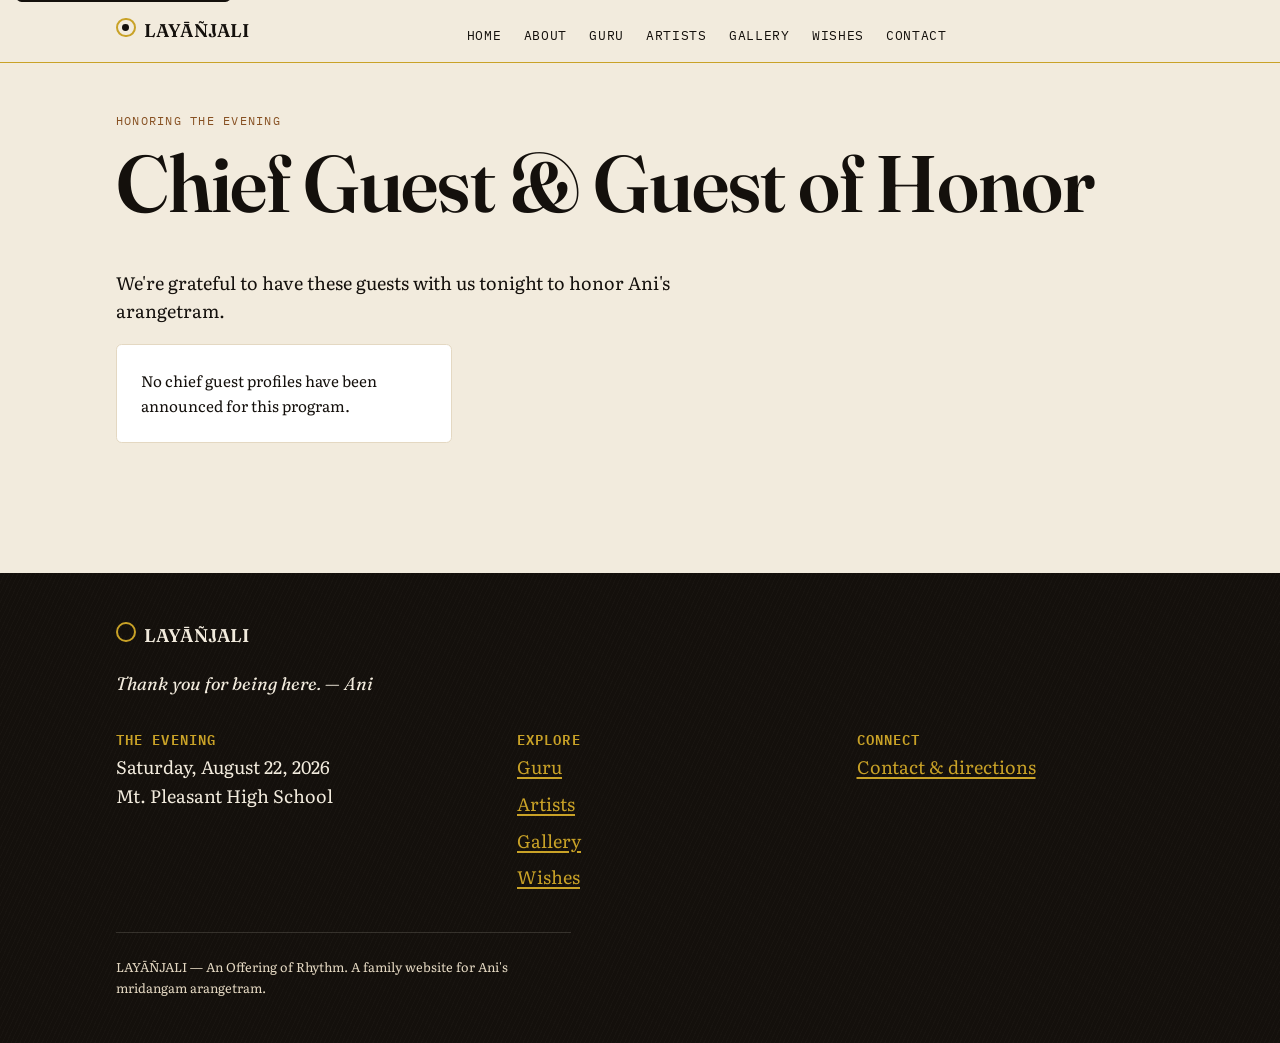
<file: chief-guest.html>
<!doctype html>
<html lang="en">
<head>
  <meta charset="UTF-8">
  <meta name="viewport" content="width=device-width, initial-scale=1">
  <title>Chief Guest | Layāñjali</title>
  <meta name="description" content="Profiles of the Chief Guest and Guest of Honor joining Ani's mridangam arangetram.">
  <link rel="icon" href="data:image/svg+xml,%3Csvg xmlns='http://www.w3.org/2000/svg' viewBox='0 0 32 32'%3E%3Ccircle cx='16' cy='16' r='14' fill='%23f3e9d8' stroke='%23b08d3e' stroke-width='2'/%3E%3Ccircle cx='16' cy='16' r='6' fill='%23241912'/%3E%3C/svg%3E">
  <link rel="preconnect" href="https://fonts.googleapis.com">
  <link rel="preconnect" href="https://fonts.gstatic.com" crossorigin>
  <link href="https://fonts.googleapis.com/css2?family=Fraunces:ital,wght@0,500;0,600;1,500&amp;family=Literata:ital,wght@0,400;0,600;1,400&amp;family=IBM+Plex+Mono:wght@400;500&amp;display=swap" rel="stylesheet">
  <link rel="stylesheet" href="css/style.css">
  <link rel="stylesheet" href="css/print.css" media="print">
</head>
<body data-page="chief-guest">
  <a class="skip-link" href="#main">Skip to main content</a>
  <header class="site-header" id="site-header"></header>

  <main id="main">
    <section class="section container">
      <span class="eyebrow">Honoring the Evening</span>
      <h1>Chief Guest &amp; Guest of Honor</h1>
      <p>We're grateful to have these guests with us tonight to honor Ani's arangetram.</p>
      <ul class="card-grid" id="chief-guest-cards" style="list-style:none;padding:0;"></ul>
    </section>
  </main>

  <footer class="site-footer" id="site-footer"></footer>

  <script src="js/content.js"></script>
  <script src="js/render.js"></script>
  <script src="js/main.js"></script>
</body>
</html>
</file>
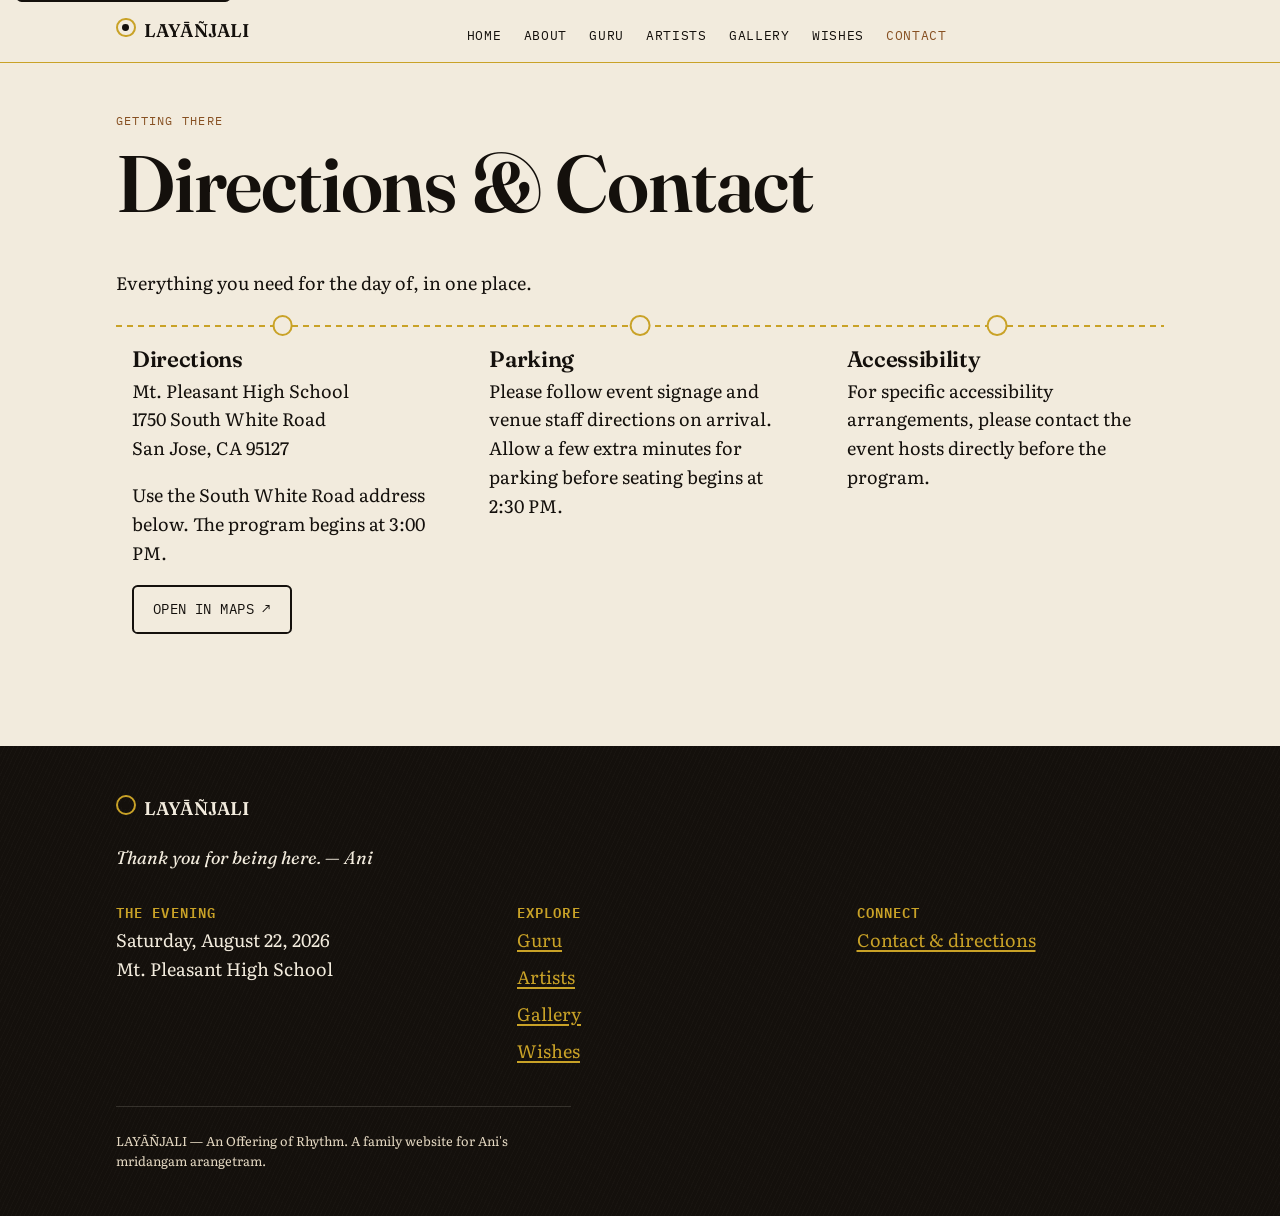
<file: contact.html>
<!doctype html>
<html lang="en">
<head>
  <meta charset="UTF-8">
  <meta name="viewport" content="width=device-width, initial-scale=1">
  <title>Contact &amp; Directions | Layāñjali</title>
  <meta name="description" content="Directions, parking, accessibility notes, and how to reach the family with questions before Ani's arangetram.">
  <link rel="icon" href="data:image/svg+xml,%3Csvg xmlns='http://www.w3.org/2000/svg' viewBox='0 0 32 32'%3E%3Ccircle cx='16' cy='16' r='14' fill='%23f3e9d8' stroke='%23b08d3e' stroke-width='2'/%3E%3Ccircle cx='16' cy='16' r='6' fill='%23241912'/%3E%3C/svg%3E">
  <link rel="preconnect" href="https://fonts.googleapis.com">
  <link rel="preconnect" href="https://fonts.gstatic.com" crossorigin>
  <link href="https://fonts.googleapis.com/css2?family=Fraunces:ital,wght@0,500;0,600;1,500&amp;family=Literata:ital,wght@0,400;0,600;1,400&amp;family=IBM+Plex+Mono:wght@400;500&amp;display=swap" rel="stylesheet">
  <link rel="stylesheet" href="css/style.css">
  <link rel="stylesheet" href="css/print.css" media="print">
</head>
<body data-page="contact">
  <a class="skip-link" href="#main">Skip to main content</a>
  <header class="site-header" id="site-header"></header>

  <main id="main">
    <section class="section container">
      <span class="eyebrow">Getting There</span>
      <h1>Directions &amp; Contact</h1>
      <p>Everything you need for the day of, in one place.</p>
      <div class="evening-blocks" id="contact-content"></div>
    </section>
  </main>

  <footer class="site-footer" id="site-footer"></footer>

  <script src="js/content.js"></script>
  <script src="js/render.js"></script>
  <script src="js/main.js"></script>
</body>
</html>
</file>
<file: css/style.css>
/* =========================================================================
   Layāñjali — main stylesheet
   Design system: jackfruit wood, syahi black, brass, leather lacing, chalk.
   Mobile-first. See README.md for the palette/type rationale.
   ========================================================================= */

:root {
  /* palette — see README "Palette & contrast" for the full ratio table */
  --syahi: #14100c;        /* near-black drumhead paste — dark ground */
  --chalk: #f2ebdd;        /* kolam chalk — light ground / text-on-dark */
  --chalk-dim: #e4d8c2;    /* chalk, dimmed — hairlines/borders on light bg */
  --jackfruit: #a9642b;    /* wood — fills, icons, buttons (pair with white text) */
  --jackfruit-ink: #875022;/* wood, darkened — link/text color on light bg only */
  --lacing: #6e4b2a;       /* leather lacing — borders/chips, never text-on-dark */
  --brass: #c9a227;        /* temple brass — ornament, ring, links on dark bg */
  --kumkum: #9e2b25;       /* single hot accent — livestream pill, primary CTA */
  --white: #ffffff;

  /* type */
  --font-display: "Fraunces", "Iowan Old Style", "Georgia", serif;
  --font-body: "Literata", "Iowan Old Style", "Georgia", serif;
  --font-mono: "IBM Plex Mono", "SFMono-Regular", Menlo, Consolas, monospace;

  --step-0: clamp(1rem, 0.95rem + 0.25vw, 1.125rem);
  --step-1: clamp(1.2rem, 1.1rem + 0.5vw, 1.4rem);
  --step-2: clamp(1.55rem, 1.3rem + 1.2vw, 2.1rem);
  --step-3: clamp(2.1rem, 1.6rem + 2.2vw, 3.1rem);
  --step-4: clamp(2.9rem, 2rem + 4vw, 5rem);
  --step-hero: clamp(3.1rem, 2.2rem + 5vw, 6rem);

  --content-max: 68rem;
  --radius: 0.35rem;
  --focus-ring: 3px solid var(--brass);
}

*, *::before, *::after { box-sizing: border-box; }

html {
  scroll-behavior: smooth;
}
@media (prefers-reduced-motion: reduce) {
  html { scroll-behavior: auto; }
  *, *::before, *::after {
    animation-duration: 0.001ms !important;
    animation-iteration-count: 1 !important;
    transition-duration: 0.001ms !important;
    scroll-behavior: auto !important;
  }
}

body {
  margin: 0;
  background: var(--chalk);
  color: var(--syahi);
  font-family: var(--font-body);
  font-size: var(--step-0);
  line-height: 1.6;
  -webkit-font-smoothing: antialiased;
  min-width: 0;
}

img { max-width: 100%; display: block; }

h1, h2, h3, h4 {
  font-family: var(--font-display);
  color: var(--syahi);
  line-height: 1.12;
  letter-spacing: -0.015em;
  margin: 0 0 0.5em;
  font-weight: 600;
}
h1 { font-size: var(--step-4); }
h2 { font-size: var(--step-3); }
h3 { font-size: var(--step-2); }
h4 { font-size: var(--step-1); }

p { margin: 0 0 1em; max-width: 65ch; }

a {
  color: var(--jackfruit-ink);
  text-decoration-thickness: 1.5px;
  text-underline-offset: 0.15em;
}
a:hover { color: var(--kumkum); }

:focus-visible {
  outline: var(--focus-ring);
  outline-offset: 3px;
}

.container {
  max-width: var(--content-max);
  margin-inline: auto;
  padding-inline: 1.25rem;
  min-width: 0;
}

.visually-hidden {
  position: absolute;
  width: 1px; height: 1px;
  overflow: hidden;
  clip: rect(0 0 0 0);
  white-space: nowrap;
  border: 0; padding: 0; margin: -1px;
}

.skip-link {
  position: absolute;
  left: 1rem;
  top: -3rem;
  background: var(--syahi);
  color: var(--chalk);
  padding: 0.6em 1em;
  border-radius: var(--radius);
  z-index: 200;
  transition: top 0.2s ease;
}
.skip-link:focus { top: 1rem; }

/* -------------------------------------------------------------------- */
/* Wordmark                                                              */
/* -------------------------------------------------------------------- */

.wordmark {
  display: inline-flex;
  align-items: baseline;
  gap: 0.5rem;
  font-family: var(--font-display);
  font-weight: 600;
  letter-spacing: 0.01em;
  color: var(--syahi);
  text-decoration: none;
  min-width: 0;
}
.wordmark:hover { color: var(--syahi); }
.wordmark__mark {
  position: relative;
  display: inline-block;
  width: 1.1em;
  height: 1.1em;
  border-radius: 50%;
  border: 2px solid var(--brass);
  flex: none;
}
.wordmark__mark::after {
  content: "";
  position: absolute;
  inset: 28%;
  border-radius: 50%;
  background: var(--syahi);
}
.wordmark__text {
  font-size: 1.15rem;
  overflow: hidden;
  text-overflow: ellipsis;
  white-space: nowrap;
}

/* -------------------------------------------------------------------- */
/* Tala ring — the signature element. An 8-tick ring standing for the    */
/* 8-beat Adi talam cycle: a syahi hub, 8 ticks, the first beat (sam)    */
/* visually distinct, and one tick lit per carousel transition.         */
/* -------------------------------------------------------------------- */

.tala-ring {
  --size: 2.75rem;
  width: var(--size);
  height: var(--size);
  position: relative;
  flex: none;
}
.tala-ring__hub {
  position: absolute;
  inset: 30%;
  border-radius: 50%;
  background: var(--syahi);
  border: 2px solid var(--brass);
}
.tala-ring__tick {
  position: absolute;
  width: 6%;
  height: 20%;
  left: 50%;
  top: 3%;
  background: var(--chalk-dim);
  transform-origin: 50% calc(var(--size) * 0.47);
  border-radius: 3px;
  opacity: 0.6;
}
.tala-ring__tick.is-sam {
  height: 26%;
  width: 8%;
  background: var(--brass);
  opacity: 0.85;
}
.tala-ring__tick.is-active {
  background: var(--kumkum);
  opacity: 1;
  box-shadow: 0 0 0.6em rgba(158, 43, 37, 0.55);
}
.tala-ring__tick.is-sam.is-active { background: var(--brass); box-shadow: 0 0 0.6em rgba(201, 162, 39, 0.6); }
.tala-ring[data-count="8"] .tala-ring__tick:nth-of-type(1) { transform: translateX(-50%) rotate(0deg); }
.tala-ring[data-count="8"] .tala-ring__tick:nth-of-type(2) { transform: translateX(-50%) rotate(45deg); }
.tala-ring[data-count="8"] .tala-ring__tick:nth-of-type(3) { transform: translateX(-50%) rotate(90deg); }
.tala-ring[data-count="8"] .tala-ring__tick:nth-of-type(4) { transform: translateX(-50%) rotate(135deg); }
.tala-ring[data-count="8"] .tala-ring__tick:nth-of-type(5) { transform: translateX(-50%) rotate(180deg); }
.tala-ring[data-count="8"] .tala-ring__tick:nth-of-type(6) { transform: translateX(-50%) rotate(225deg); }
.tala-ring[data-count="8"] .tala-ring__tick:nth-of-type(7) { transform: translateX(-50%) rotate(270deg); }
.tala-ring[data-count="8"] .tala-ring__tick:nth-of-type(8) { transform: translateX(-50%) rotate(315deg); }

/* the hero halo variant: large, sits behind the portrait as a compositional anchor */
.hero__ring-halo.tala-ring {
  --size: clamp(220px, 28vw + 140px, 300px);
  position: absolute;
  top: 46%;
  left: 50%;
  transform: translate(-50%, -50%);
  z-index: 0;
}
.hero__ring-halo .tala-ring__tick { background: rgba(242, 235, 221, 0.28); }
.hero__ring-halo .tala-ring__tick.is-sam { background: var(--brass); opacity: 0.9; }
.hero__ring-halo .tala-ring__tick.is-active { background: var(--kumkum); opacity: 1; }
.hero__ring-halo .tala-ring__tick.is-sam.is-active { background: var(--brass); }
.hero__ring-halo .tala-ring__hub { border-color: var(--brass); background: var(--syahi); }

.tala-divider {
  display: flex;
  justify-content: center;
  margin: 3rem 0;
}
.tala-divider__arc {
  width: 100%;
  max-width: 18rem;
  height: 1px;
  background: linear-gradient(to right, transparent, var(--brass), transparent);
  position: relative;
}
.tala-divider__arc::before {
  content: "";
  position: absolute;
  left: 50%;
  top: 50%;
  transform: translate(-50%, -50%);
  width: 0.6rem;
  height: 0.6rem;
  border-radius: 50%;
  background: var(--syahi);
  border: 2px solid var(--brass);
}

/* -------------------------------------------------------------------- */
/* Header / nav — explicit 3-column grid: wordmark / centered nav /      */
/* livestream+toggle. min-width:0 on every column so a long nav list    */
/* wraps or shrinks instead of forcing the row wider than the viewport. */
/* -------------------------------------------------------------------- */

.site-header {
  position: sticky;
  top: 0;
  z-index: 100;
  background: var(--chalk);
  border-bottom: 1px solid var(--brass);
}
.header-grid {
  display: grid;
  grid-template-columns: auto 1fr auto;
  align-items: center;
  gap: 1rem;
  padding-block: 0.75rem;
}
.header-grid > * { min-width: 0; }
.header-grid .wordmark { grid-column: 1; justify-self: start; }
.header-grid .header-actions { grid-column: 3; justify-self: end; }

.header-actions {
  display: flex;
  align-items: center;
  gap: 0.75rem;
  min-width: 0;
}

.livestream-pill {
  display: inline-flex;
  align-items: center;
  gap: 0.4em;
  background: var(--kumkum);
  color: var(--white);
  font-family: var(--font-mono);
  font-size: 0.78rem;
  letter-spacing: 0.06em;
  text-transform: uppercase;
  padding: 0.5em 0.85em;
  border-radius: 999px;
  text-decoration: none;
  white-space: nowrap;
}
.livestream-pill:hover { background: var(--syahi); color: var(--white); }
.livestream-pill__dot {
  width: 0.5em; height: 0.5em; border-radius: 50%;
  background: var(--chalk);
  animation: pulse 2s ease-in-out infinite;
  flex: none;
}
@keyframes pulse { 0%, 100% { opacity: 1; } 50% { opacity: 0.35; } }

/* Below ~352px, wordmark + pill label + hamburger can't all fit legibly —
   drop the pill to an icon-only dot so nothing truncates or overlaps. */
@media (max-width: 22rem) {
  .livestream-pill { padding: 0.5em; }
  .livestream-pill__label { display: none; }
  .header-actions { gap: 0.5rem; }
}

.menu-toggle {
  background: none;
  border: 2px solid var(--syahi);
  border-radius: var(--radius);
  width: 2.75rem;
  height: 2.75rem;
  display: inline-flex;
  align-items: center;
  justify-content: center;
  cursor: pointer;
  flex: none;
}
.menu-toggle__bars,
.menu-toggle__bars::before,
.menu-toggle__bars::after {
  content: "";
  display: block;
  width: 1.4rem;
  height: 2px;
  background: var(--syahi);
  position: relative;
}
.menu-toggle__bars::before { position: absolute; top: -6px; }
.menu-toggle__bars::after { position: absolute; top: 6px; }

/* Mobile nav is a dropdown anchored under the hamburger toggle, not a
   full-screen panel — .site-header is `position: sticky` (a positioned
   ancestor), so this `position: absolute` is relative to the header bar. */
.nav-drawer {
  position: absolute;
  top: 100%;
  right: 1rem;
  margin-top: 0.6rem;
  width: min(15rem, calc(100vw - 2rem));
  max-height: min(70vh, 26rem);
  background: var(--syahi);
  color: var(--chalk);
  border-radius: var(--radius);
  box-shadow: 0 1rem 2rem -0.5rem rgba(20, 16, 12, 0.5);
  z-index: 150;
  overflow-y: auto;
  transform-origin: top right;
  transform: scale(0.96) translateY(-0.35rem);
  opacity: 0;
  visibility: hidden;
  pointer-events: none;
  transition: opacity 0.16s ease, transform 0.16s ease, visibility 0.16s;
}
.nav-drawer.is-open {
  opacity: 1;
  visibility: visible;
  pointer-events: auto;
  transform: scale(1) translateY(0);
}
.nav-drawer__list {
  list-style: none;
  margin: 0;
  padding: 0.4rem 0;
}
.nav-drawer__list li + li { border-top: 1px solid rgba(242,235,221,0.12); }
.nav-drawer__list a {
  display: block;
  padding: 0.85rem 1.1rem;
  color: var(--chalk);
  text-decoration: none;
  font-family: var(--font-display);
  font-size: 1.05rem;
}
.nav-drawer__list a:hover,
.nav-drawer__list a[aria-current="page"] { color: var(--brass); }
.nav-drawer__list a.is-livestream { color: var(--kumkum); }

@media (min-width: 60rem) {
  .menu-toggle { display: none; }
  .nav-drawer {
    position: static;
    inset: auto;
    grid-column: 2;
    justify-self: center;
    transform: none;
    opacity: 1;
    visibility: visible;
    pointer-events: auto;
    background: none;
    color: inherit;
    box-shadow: none;
    overflow: visible;
    z-index: auto;
    min-width: 0;
    max-height: none;
    width: auto;
  }
  .nav-drawer__list {
    display: flex;
    flex-wrap: wrap;
    align-items: center;
    justify-content: center;
    gap: 1.1rem 1.4rem;
    padding: 0;
    min-width: 0;
  }
  .nav-drawer__list li { border: none !important; }
  .nav-drawer__list a {
    font-family: var(--font-mono);
    font-size: 0.8rem;
    text-transform: uppercase;
    letter-spacing: 0.05em;
    color: var(--syahi);
    padding: 0.25rem 0;
    white-space: nowrap;
  }
  .nav-drawer__list a:hover,
  .nav-drawer__list a[aria-current="page"] { color: var(--jackfruit-ink); }
  .nav-drawer__list a.is-livestream { display: none; }
}

/* -------------------------------------------------------------------- */
/* Buttons                                                               */
/* -------------------------------------------------------------------- */

.btn {
  display: inline-flex;
  align-items: center;
  gap: 0.5em;
  font-family: var(--font-mono);
  font-size: 0.85rem;
  letter-spacing: 0.03em;
  text-transform: uppercase;
  text-decoration: none;
  padding: 0.85em 1.4em;
  border-radius: var(--radius);
  border: 2px solid var(--syahi);
  color: var(--syahi);
  background: transparent;
  cursor: pointer;
}
.btn:hover { background: var(--syahi); color: var(--chalk); }
.btn--solid { background: var(--jackfruit); border-color: var(--jackfruit); color: var(--white); }
.btn--solid:hover { background: var(--syahi); border-color: var(--syahi); }
.btn--live { background: var(--kumkum); border-color: var(--kumkum); color: var(--white); }
.btn--live:hover { background: var(--syahi); border-color: var(--syahi); }
.btn--on-dark { border-color: var(--chalk); color: var(--chalk); }
.btn--on-dark:hover { background: var(--chalk); color: var(--syahi); }

/* -------------------------------------------------------------------- */
/* Hero — dark ground, cutout anchored large and bottom-aligned, the     */
/* headline overlapping it, the tala ring as a halo behind.              */
/* -------------------------------------------------------------------- */

.hero {
  position: relative;
  background: var(--syahi);
  color: var(--chalk);
  padding-block: 2.5rem 0;
  overflow: hidden;
}
.hero__texture {
  position: absolute;
  inset: 0;
  pointer-events: none;
  opacity: 0.5;
  background-image: repeating-linear-gradient(
    115deg,
    rgba(242, 235, 221, 0.035) 0px,
    rgba(242, 235, 221, 0.035) 1px,
    transparent 1px,
    transparent 4px
  );
}
.hero .container { position: relative; }

.hero__stage {
  position: relative;
  display: flex;
  justify-content: center;
  height: clamp(40rem, 92vw, 44rem);
}
.hero__slides {
  position: relative;
  z-index: 1;
  width: 100%;
  height: 100%;
}
.hero__slide {
  position: absolute;
  inset: 0;
  display: flex;
  flex-direction: column;
  align-items: center;
  justify-content: flex-end;
  text-align: center;
  opacity: 0;
  visibility: hidden;
  transition: opacity 0.6s ease;
}
.hero__slide.is-active { opacity: 1; visibility: visible; }
.hero__text-col {
  position: relative;
  z-index: 2;
  margin-bottom: -1.75rem;
  padding-inline: 1rem;
  max-width: 22rem;
}
.hero__portrait {
  position: relative;
  z-index: 1;
  width: min(62vw, 280px);
  height: auto;
  aspect-ratio: 3 / 4;
  object-fit: contain;
  object-position: bottom;
}
.hero__portrait.hero__portrait--wide {
  width: min(92vw, 760px);
  max-height: 26rem;
  aspect-ratio: 16 / 9;
}
.hero__slide[data-slide-index="0"] .hero__portrait {
  width: min(92vw, 760px);
  max-height: 26rem;
  aspect-ratio: 1406 / 1119;
}
.hero__slide[data-slide-index="1"] .hero__portrait {
  width: min(98vw, 900px);
  max-height: 30rem;
  aspect-ratio: 1630 / 965;
  margin-top: -1.5rem;
}
.hero__slide[data-slide-index="0"] .hero__text-col {
  margin-bottom: 0.25rem;
}
.hero__slide[data-slide-index="1"] .hero__text-col {
  margin-bottom: 1.25rem;
}
.hero__slide[data-slide-index="1"] .hero__portrait {
  margin-inline: -1.25rem;
  width: calc(100% + 2.5rem);
  max-width: calc(100% + 2.5rem);
}
.hero__slide[data-slide-index="2"] .hero__portrait {
  aspect-ratio: 1672 / 941;
}
.hero__slide[data-slide-index="3"] .hero__portrait {
  aspect-ratio: 1672 / 941;
}
.hero__slide[data-slide-index="2"] .hero__text-col,
.hero__slide[data-slide-index="3"] .hero__text-col {
  max-width: min(94vw, 46rem);
}
.hero__slide[data-slide-index="2"] .hero__headline,
.hero__slide[data-slide-index="3"] .hero__headline {
  font-size: var(--step-hero);
}
.hero__headline {
  font-size: var(--step-hero);
  letter-spacing: -0.03em;
  color: var(--chalk);
  margin-bottom: 0;
}
.hero__subtitle {
  position: relative;
  z-index: 2;
  font-family: var(--font-body);
  font-style: italic;
  font-size: 1.05rem;
  color: var(--chalk);
  opacity: 0.85;
  max-width: 30ch;
  margin: 0.75rem auto 0;
}

.hero__controls {
  display: flex;
  align-items: center;
  justify-content: center;
  margin-block: 1.25rem 0.5rem;
}
.hero__pause {
  background: none;
  border: 1px solid var(--brass);
  border-radius: 999px;
  width: 2.5rem;
  height: 2.5rem;
  cursor: pointer;
  color: var(--chalk);
  font-size: 0.9rem;
}
.hero__pause:hover { background: rgba(242,235,221,0.1); }

.event-strip {
  background: var(--syahi);
  color: var(--chalk);
  margin-top: 1.5rem;
  border-top: 1px solid rgba(201,162,39,0.35);
}
.event-strip .container {
  display: grid;
  gap: 1rem;
  padding-block: 1.5rem;
}
.event-strip__row {
  display: flex;
  align-items: baseline;
  gap: 0.6rem;
  flex-wrap: wrap;
}
.event-strip__label {
  font-family: var(--font-mono);
  font-size: 0.72rem;
  text-transform: uppercase;
  letter-spacing: 0.08em;
  color: var(--brass);
}
.event-strip__value { font-family: var(--font-display); font-size: 1.1rem; }
.event-strip__actions {
  display: flex;
  flex-wrap: wrap;
  gap: 0.75rem;
  margin-top: 0.5rem;
}

@media (min-width: 60rem) {
  .hero__stage { height: 50rem; }
  .hero__portrait { width: min(30vw, 320px); }
  .hero__text-col { max-width: 34rem; margin-bottom: -2.5rem; }
  .hero__slide[data-slide-index="0"] .hero__text-col {
    margin-bottom: 1rem;
  }
  .hero__slide[data-slide-index="1"] .hero__text-col {
    margin-bottom: 0.5rem;
  }
  .hero__slide[data-slide-index="1"] .hero__portrait {
    margin-inline: 0;
    margin-top: 0;
    width: min(44vw, 720px);
  }
  .event-strip .container { grid-template-columns: repeat(3, 1fr) auto; align-items: center; }
}

/* -------------------------------------------------------------------- */
/* Sections, cards, generic content blocks                              */
/* -------------------------------------------------------------------- */

.section { padding-block: 3rem; }
.section--tight { padding-block: 1.5rem; }
.eyebrow {
  font-family: var(--font-mono);
  text-transform: uppercase;
  letter-spacing: 0.1em;
  font-size: 0.78rem;
  color: var(--jackfruit-ink);
  display: block;
  margin-bottom: 0.5rem;
}

.about-banner {
  position: relative;
  background-color: var(--syahi);
  background-image:
    linear-gradient(180deg, rgba(20, 16, 12, 0.35) 0%, rgba(20, 16, 12, 0.82) 85%),
    url("../images/newtemple.avif");
  background-repeat: no-repeat;
  background-position: center 35%;
  background-size: cover;
  color: var(--chalk);
  text-align: center;
  padding-block: 5.5rem 3.5rem;
}
.about-banner__content { position: relative; z-index: 1; }
.about-banner h1 { color: var(--chalk); margin-bottom: 0; }
.eyebrow--on-dark { color: var(--brass); }

.evening-blocks {
  position: relative;
  display: grid;
  gap: 0;
}
.evening-blocks::before {
  content: "";
  position: absolute;
  left: 0.6rem;
  top: 0.6rem;
  bottom: 0.6rem;
  width: 2px;
  background-image: repeating-linear-gradient(to bottom, var(--brass) 0 6px, transparent 6px 11px);
}
.evening-block {
  position: relative;
  padding: 0.75rem 0 1.5rem 2.25rem;
}
.evening-block::before {
  content: "";
  position: absolute;
  left: 0;
  top: 0.9rem;
  width: 1.3rem;
  height: 1.3rem;
  border-radius: 50%;
  background: var(--chalk);
  border: 2px solid var(--brass);
}
.evening-block h3 { font-size: var(--step-1); margin-bottom: 0.25rem; }

@media (min-width: 60rem) {
  .evening-blocks { grid-template-columns: repeat(3, 1fr); gap: 1.5rem; }
  .evening-blocks::before { left: 0; right: 0; top: 0.6rem; bottom: auto; width: auto; height: 2px; background-image: repeating-linear-gradient(to right, var(--brass) 0 6px, transparent 6px 11px); }
  .evening-block { padding: 2rem 1rem 0; }
  .evening-block::before { left: 50%; transform: translateX(-50%); top: 0; }
}

.card-grid {
  display: grid;
  gap: 1.25rem;
  grid-template-columns: 1fr;
}
@media (min-width: 40rem) { .card-grid { grid-template-columns: repeat(2, 1fr); } }
@media (min-width: 60rem) { .card-grid { grid-template-columns: repeat(3, 1fr); } }

.card {
  background: var(--white);
  border: 1px solid var(--chalk-dim);
  border-radius: var(--radius);
  padding: 1.5rem;
  display: flex;
  flex-direction: column;
  gap: 0.5rem;
  text-decoration: none;
  color: var(--syahi);
}
.card:hover { border-color: var(--brass); color: var(--syahi); }
.card h3 { margin-bottom: 0; font-size: var(--step-1); }
.card p { margin-bottom: 0; font-size: 0.95rem; }
.card__arrow { font-family: var(--font-mono); font-size: 0.85rem; color: var(--jackfruit-ink); }

/* Welcome note */
.welcome {
  display: grid;
  gap: 2rem;
  align-items: start;
}
.welcome__photo {
  width: 100%;
  height: auto;
  aspect-ratio: 4 / 3;
  object-fit: cover;
  object-position: center;
  border-radius: var(--radius);
  border: 1px solid var(--chalk-dim);
}
.welcome blockquote {
  margin: 0;
  font-family: var(--font-display);
  font-size: var(--step-1);
  font-style: italic;
  line-height: 1.5;
}
.welcome__signoff {
  margin-top: 1.5rem;
  font-family: var(--font-display);
  white-space: pre-line;
  font-size: 1.05rem;
}
@media (min-width: 55rem) {
  .welcome { grid-template-columns: 0.8fr 1.2fr; }
}

/* Blessings */
.blessing-card {
  background: var(--white);
  border-left: 3px solid var(--brass);
  padding: 1.25rem 1.5rem;
  border-radius: 0 var(--radius) var(--radius) 0;
}
.blessing-card p { margin-bottom: 0.5rem; font-style: italic; }
.blessing-card cite { font-style: normal; font-family: var(--font-mono); font-size: 0.8rem; color: var(--jackfruit-ink); }
.blessing-card__open {
  display: block;
  margin-top: 0.5rem;
  padding: 0;
  border: none;
  background: none;
  cursor: pointer;
  font-family: var(--font-mono);
  font-size: 0.78rem;
  text-transform: uppercase;
  letter-spacing: 0.06em;
  color: var(--jackfruit-ink);
  text-decoration: underline;
  text-underline-offset: 0.2em;
}

/* Blessings toolbar — the "+ Leave a wish" trigger above the guestbook list */
.blessings-toolbar {
  display: flex;
  justify-content: flex-end;
  margin-bottom: 1.25rem;
}

/* Wish submit modal — a form dialog matching the wish-lightbox reader idiom */
.wish-submit {
  position: fixed; inset: 0; background: rgba(20,16,12,0.94);
  display: none; align-items: center; justify-content: center;
  z-index: 300; padding: 1.5rem;
}
.wish-submit[hidden] { display: none; }
.wish-submit.is-open { display: flex; }
.wish-submit__panel {
  background: var(--chalk);
  border-radius: var(--radius);
  max-width: 32rem;
  width: 100%;
  max-height: 85vh;
  overflow-y: auto;
  padding: 2.5rem;
  position: relative;
}
.wish-submit__panel h2 { margin-bottom: 0.5rem; }
.wish-submit__close {
  position: absolute;
  top: 1rem;
  right: 1rem;
  background: none;
  border: 2px solid var(--syahi);
  color: var(--syahi);
  border-radius: 999px;
  width: 2.5rem;
  height: 2.5rem;
  font-size: 1.1rem;
  cursor: pointer;
}
.wish-submit__actions { margin-top: 1.5rem; }
.wish-submit__actions .btn { width: 100%; justify-content: center; }
.wish-submit__actions .btn[disabled] { opacity: 0.6; cursor: not-allowed; }
#wish-submit-status { min-height: 1.2em; }
#wish-submit-status.is-error { color: var(--kumkum); }
#wish-submit-status.is-success { color: var(--jackfruit-ink); }
@media (max-width: 26rem) {
  .wish-submit { padding: 0.75rem; }
  .wish-submit__panel { padding: 1.5rem; }
}

/* Honeypot — present in the DOM for bots, invisible and unreachable for people */
.wish-honeypot {
  position: absolute;
  width: 1px; height: 1px;
  overflow: hidden;
  clip: rect(0 0 0 0);
  white-space: nowrap;
  border: 0; padding: 0; margin: -1px;
}

/* Wish lightbox — full-screen reader for a wish, opened from a blessing card */
.wish-lightbox {
  position: fixed; inset: 0; background: rgba(20,16,12,0.94);
  display: none; align-items: center; justify-content: center;
  z-index: 300; padding: 1.5rem;
}
.wish-lightbox.is-open { display: flex; }
.wish-lightbox__panel {
  background: var(--chalk);
  border-radius: var(--radius);
  max-width: 40rem;
  max-height: 80vh;
  overflow-y: auto;
  padding: 2.5rem;
}
.wish-lightbox__panel p { font-style: italic; font-size: 1.1rem; max-width: none; }
.wish-lightbox__panel cite { display: block; margin-top: 1rem; font-style: normal; font-family: var(--font-mono); font-size: 0.85rem; color: var(--jackfruit-ink); }
#person-lightbox-instrument { margin-bottom: 1rem; }
#person-lightbox-bio p { font-style: normal; font-size: 1rem; max-width: none; }
.wish-lightbox__close, .wish-lightbox__prev, .wish-lightbox__next {
  position: absolute;
  background: none;
  border: 2px solid var(--chalk);
  color: var(--chalk);
  border-radius: 999px;
  width: 2.75rem; height: 2.75rem;
  font-size: 1.2rem;
  cursor: pointer;
}
.wish-lightbox__close { top: 1rem; right: 1rem; }
.wish-lightbox__prev { left: 1rem; top: 50%; transform: translateY(-50%); }
.wish-lightbox__next { right: 1rem; top: 50%; transform: translateY(-50%); }

/* Program */
.program-order { list-style: none; margin: 0; padding: 0; }
.program-order li {
  display: grid;
  grid-template-columns: 1fr;
  gap: 0.15rem;
  padding: 1rem 0;
  border-bottom: 1px dashed var(--chalk-dim);
}
.program-order__item { font-family: var(--font-display); font-size: 1.1rem; }
.program-order__time {
  font-family: var(--font-mono);
  font-size: 0.78rem;
  color: var(--kumkum);
  letter-spacing: 0.04em;
  text-transform: uppercase;
}
.program-order__note { font-size: 0.9rem; color: var(--jackfruit-ink); }

.piece {
  background: var(--white);
  border: 1px solid var(--chalk-dim);
  border-radius: var(--radius);
  padding: 1.5rem;
  margin-bottom: 1.25rem;
}
.piece.is-thani { border-color: var(--kumkum); border-width: 2px; }
.piece__thani-tag {
  display: inline-block;
  font-family: var(--font-mono);
  font-size: 0.72rem;
  text-transform: uppercase;
  letter-spacing: 0.08em;
  background: var(--kumkum);
  color: var(--white);
  padding: 0.25em 0.6em;
  border-radius: 999px;
  margin-bottom: 0.75rem;
}
.piece__title { margin-bottom: 0.5rem; }
.piece__meta {
  display: flex;
  flex-wrap: wrap;
  gap: 0.5rem 1.25rem;
  font-family: var(--font-mono);
  font-size: 0.8rem;
  color: var(--syahi);
  margin-bottom: 0.9rem;
}
.piece__meta dt { display: inline; color: var(--jackfruit-ink); text-transform: uppercase; letter-spacing: 0.05em; }
.piece__meta dd { display: inline; margin: 0 0 0 0.3em; }
.piece__lyric { font-style: italic; color: var(--jackfruit-ink); margin-top: 0.75rem; margin-bottom: 0; }

/* Artist / guru cards */
.person-card {
  background: var(--white);
  border: 1px solid var(--chalk-dim);
  border-radius: var(--radius);
  padding: 1.5rem;
  text-align: center;
}
.person-card__photo-frame {
  width: min(14rem, 72vw);
  aspect-ratio: 1;
  border-radius: 50%;
  overflow: hidden;
  margin: 0 auto 1rem;
  border: 3px solid var(--chalk-dim);
  background: var(--syahi);
}
.person-card__photo-frame--blank {
  background: #ffffff;
}
.person-card__photo {
  width: 100%;
  height: 100%;
  object-fit: cover;
  object-position: center;
}
.person-card[data-artist-index="0"] .person-card__photo {
  transform: scale(1.05);
  transform-origin: center 42%;
  object-position: center 42%;
}
.person-card__instrument {
  font-family: var(--font-mono);
  font-size: 0.78rem;
  text-transform: uppercase;
  letter-spacing: 0.06em;
  color: var(--jackfruit-ink);
}
.person-card p { text-align: left; margin-top: 0.75rem; font-size: 0.92rem; }
.person-card__open {
  display: block;
  margin-top: 0.5rem;
  padding: 0;
  border: none;
  background: none;
  cursor: pointer;
  font-family: var(--font-mono);
  font-size: 0.78rem;
  text-transform: uppercase;
  letter-spacing: 0.06em;
  color: var(--jackfruit-ink);
  text-decoration: underline;
  text-underline-offset: 0.2em;
}

.guru-hero {
  display: grid;
  gap: 2rem;
}
.guru-hero__photo-stack {
  display: grid;
  gap: 1rem;
  max-width: 26rem;
}
.guru-hero__photo {
  width: 100%;
  height: auto;
  max-width: 26rem;
  border-radius: var(--radius);
  border: 1px solid var(--chalk-dim);
}
@media (min-width: 55rem) { .guru-hero { grid-template-columns: 0.8fr 1.2fr; align-items: start; } }
.guru-hero--secondary {
  margin-top: 2rem;
  padding-top: 2rem;
  border-top: 1px solid var(--chalk-dim);
}
.guru-quote {
  background: var(--syahi);
  color: var(--chalk);
  padding: 2rem;
  border-radius: var(--radius);
  margin: 2rem 0;
}
.guru-quote h3 { color: var(--brass); }
.guru-quote p { max-width: none; font-family: var(--font-display); font-size: 1.15rem; font-style: italic; }

/* Gallery */
.gallery-grid {
  display: grid;
  grid-template-columns: repeat(2, 1fr);
  gap: 0.6rem;
}
@media (min-width: 40rem) { .gallery-grid { grid-template-columns: repeat(3, 1fr); } }
.gallery-grid button {
  padding: 0; border: none; background: none; cursor: pointer;
  aspect-ratio: 4 / 3; overflow: hidden; border-radius: var(--radius);
}
.gallery-grid img { width: 100%; height: 100%; object-fit: cover; }

.lightbox {
  position: fixed; inset: 0; background: rgba(20,16,12,0.94);
  display: none; align-items: center; justify-content: center;
  z-index: 300; padding: 1.5rem;
}
.lightbox.is-open { display: flex; }
.lightbox img { width: auto; height: auto; max-height: 80vh; max-width: 100%; object-fit: contain; border-radius: var(--radius); }
.lightbox__caption { color: var(--chalk); text-align: center; margin-top: 1rem; font-family: var(--font-mono); font-size: 0.85rem; }
.lightbox__close, .lightbox__prev, .lightbox__next {
  position: absolute;
  background: none;
  border: 2px solid var(--chalk);
  color: var(--chalk);
  border-radius: 999px;
  width: 2.75rem; height: 2.75rem;
  font-size: 1.2rem;
  cursor: pointer;
}
.lightbox__close { top: 1rem; right: 1rem; }
.lightbox__prev { left: 1rem; top: 50%; transform: translateY(-50%); }
.lightbox__next { right: 1rem; top: 50%; transform: translateY(-50%); }

/* Diagram (About page) */
.diagram {
  position: relative;
  max-width: 30rem;
  margin: 2rem auto;
}
.diagram img { border-radius: var(--radius); border: 1px solid var(--chalk-dim); }
.diagram__caption {
  font-family: var(--font-body);
  font-style: italic;
  font-size: 0.88rem;
  color: var(--jackfruit-ink);
  border-top: 1px dashed var(--chalk-dim);
  margin: 0.9rem 0 0;
  padding-top: 0.9rem;
}
.diagram__labels { list-style: none; margin: 1rem 0 0; padding: 0; display: grid; gap: 0.5rem; }
.diagram__labels li { font-size: 0.9rem; }
.diagram__labels b { font-family: var(--font-mono); color: var(--jackfruit-ink); }

.pullquote {
  border-left: 3px solid var(--kumkum);
  padding-left: 1.25rem;
  font-family: var(--font-display);
  font-size: var(--step-1);
  font-style: italic;
  margin: 2rem 0;
  max-width: 40ch;
}

.timeline { list-style: none; margin: 0; padding: 0; }
.timeline li { padding: 0.75rem 0; border-bottom: 1px dashed var(--chalk-dim); }
.timeline b { font-family: var(--font-mono); color: var(--jackfruit-ink); display: block; font-size: 0.8rem; text-transform: uppercase; letter-spacing: 0.05em; }

/* Forms */
.form-field { margin-bottom: 1.25rem; display: flex; flex-direction: column; gap: 0.4rem; }
.form-field label { font-family: var(--font-mono); font-size: 0.8rem; text-transform: uppercase; letter-spacing: 0.05em; }
.form-field input, .form-field textarea {
  font: inherit;
  padding: 0.75em;
  border: 1px solid var(--chalk-dim);
  border-radius: var(--radius);
  background: var(--white);
  color: var(--syahi);
}
.form-field input:focus, .form-field textarea:focus { border-color: var(--brass); }
.form-note { font-size: 0.85rem; color: var(--jackfruit-ink); }

/* Footer */
.site-footer {
  position: relative;
  background: var(--syahi);
  color: var(--chalk);
  padding-block: 3rem 2rem;
  margin-top: 4rem;
  overflow: hidden;
}
.site-footer::before {
  content: "";
  position: absolute;
  inset: 0;
  pointer-events: none;
  opacity: 0.5;
  background-image: repeating-linear-gradient(
    115deg,
    rgba(242, 235, 221, 0.035) 0px,
    rgba(242, 235, 221, 0.035) 1px,
    transparent 1px,
    transparent 4px
  );
}
.site-footer .container { position: relative; }
.site-footer .wordmark, .site-footer .wordmark:hover { color: var(--chalk); }
.site-footer a { color: var(--brass); }
.site-footer a:hover { color: var(--chalk); }
.footer-grid {
  display: grid;
  gap: 2rem;
  margin-top: 2rem;
}
@media (min-width: 45rem) { .footer-grid { grid-template-columns: 1.2fr 1fr 1fr; } }
.footer-grid h4 { color: var(--brass); font-size: 0.85rem; text-transform: uppercase; letter-spacing: 0.08em; font-family: var(--font-mono); }
.footer-grid ul { list-style: none; margin: 0; padding: 0; display: grid; gap: 0.5rem; }
.footer-signoff { font-family: var(--font-display); font-style: italic; margin-top: 1.25rem; color: var(--chalk); }
.footer-bottom {
  margin-top: 2.5rem;
  padding-top: 1.5rem;
  border-top: 1px solid rgba(242,235,221,0.15);
  font-size: 0.8rem;
  color: var(--chalk-dim);
}

/* Utility */
.mt-0 { margin-top: 0; }
.text-center { text-align: center; }
.placeholder-flag {
  display: inline-block;
  background: rgba(110,75,42,0.12);
  border: 1px dashed var(--lacing);
  color: var(--jackfruit-ink);
  font-family: var(--font-mono);
  font-size: 0.78rem;
  padding: 0.2em 0.5em;
  border-radius: var(--radius);
}
</file>
<file: css/print.css>
/* print.css — used when a guest prints program.html for a paper program.
   Loaded with media="print" on every page, but only program.html is tuned
   for it; other pages fall back to sane browser print defaults. */

@media print {
  .site-header, .nav-drawer, .menu-toggle, .event-strip,
  .hero__controls, .site-footer, .btn, .tala-divider,
  #blessing-form, .skip-link {
    display: none !important;
  }

  body {
    background: #fff;
    color: #000;
    font-size: 12pt;
  }

  a { color: #000; text-decoration: none; }
  a[href]::after { content: " (" attr(href) ")"; font-size: 9pt; }

  .container { max-width: 100%; padding: 0; }

  h1, h2, h3 { color: #000; page-break-after: avoid; }

  .piece {
    border: 1px solid #999;
    break-inside: avoid;
    page-break-inside: avoid;
    margin-bottom: 0.75rem;
  }
  .piece.is-thani { border: 2px solid #000; }
  .piece__thani-tag {
    background: none;
    color: #000;
    border: 1px solid #000;
  }

  .program-order li { break-inside: avoid; }

  .card-grid, .gallery-grid { display: none; }
}
</file>
